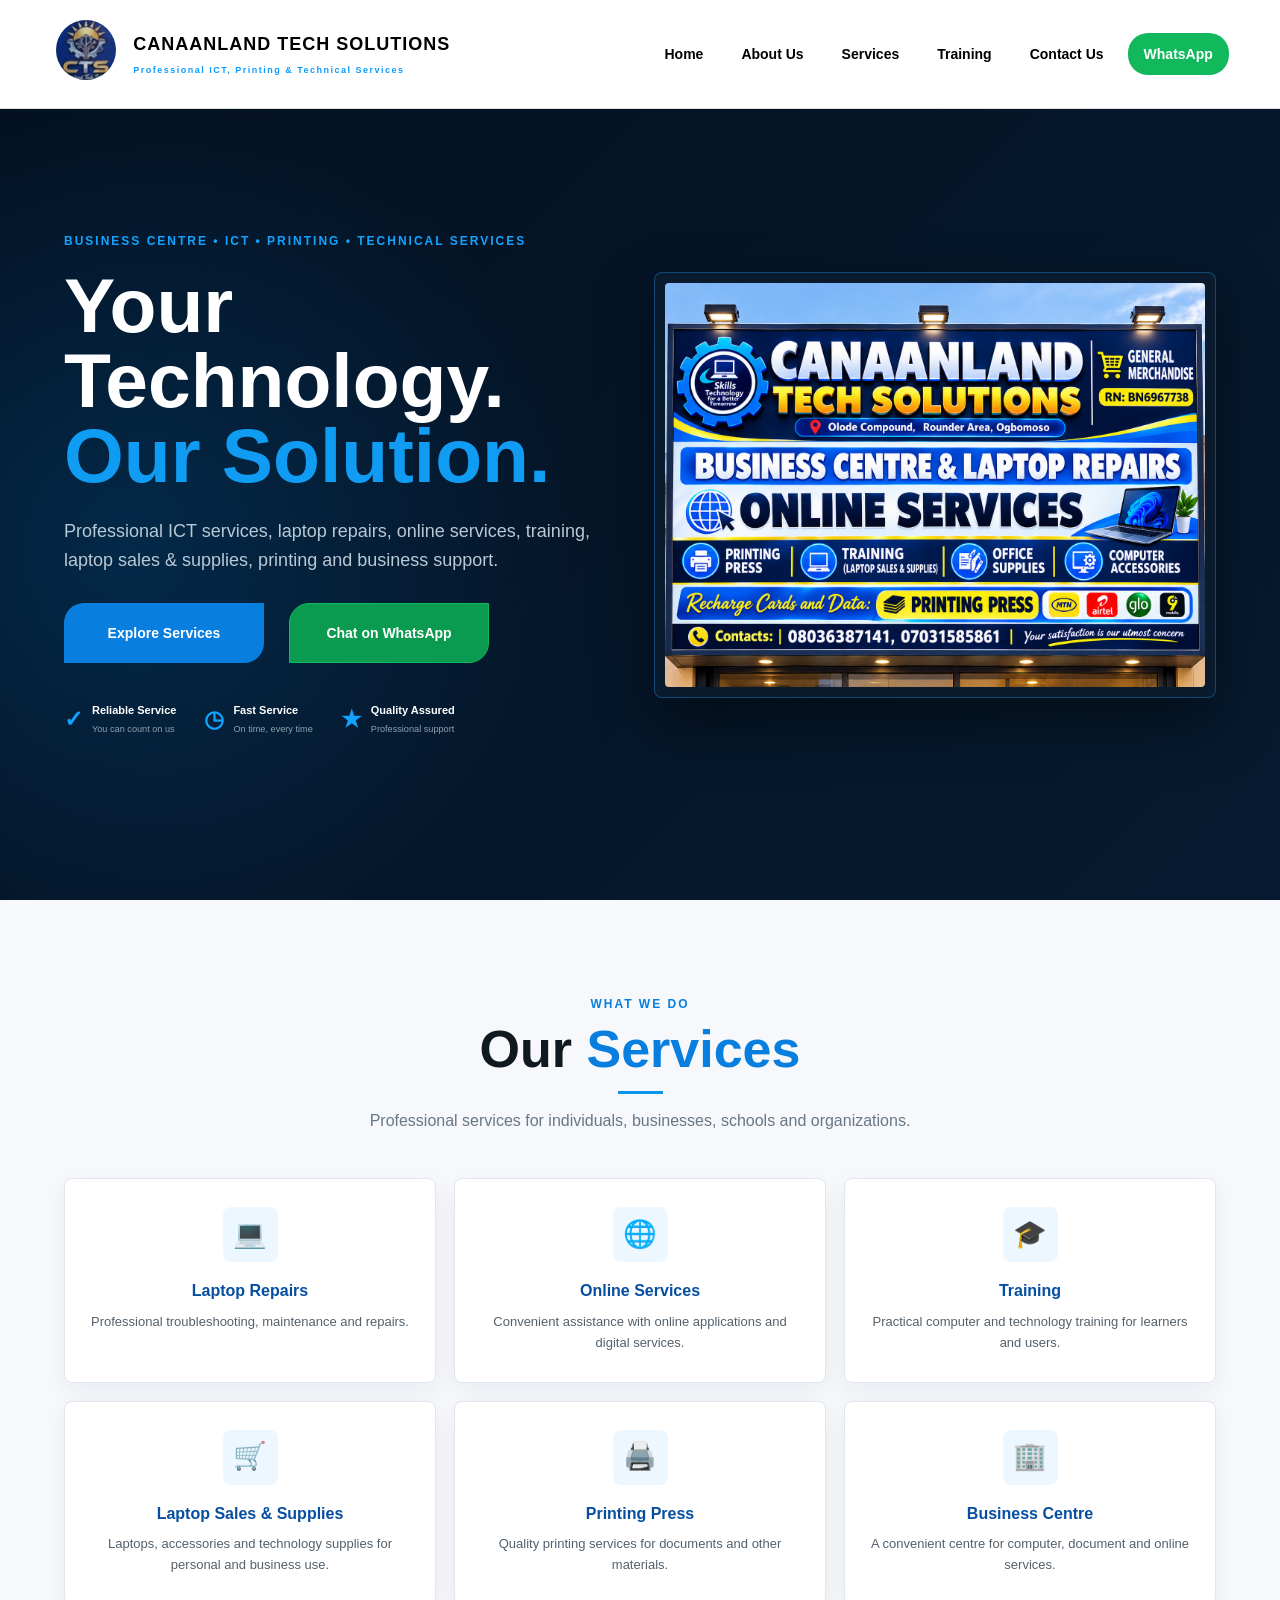
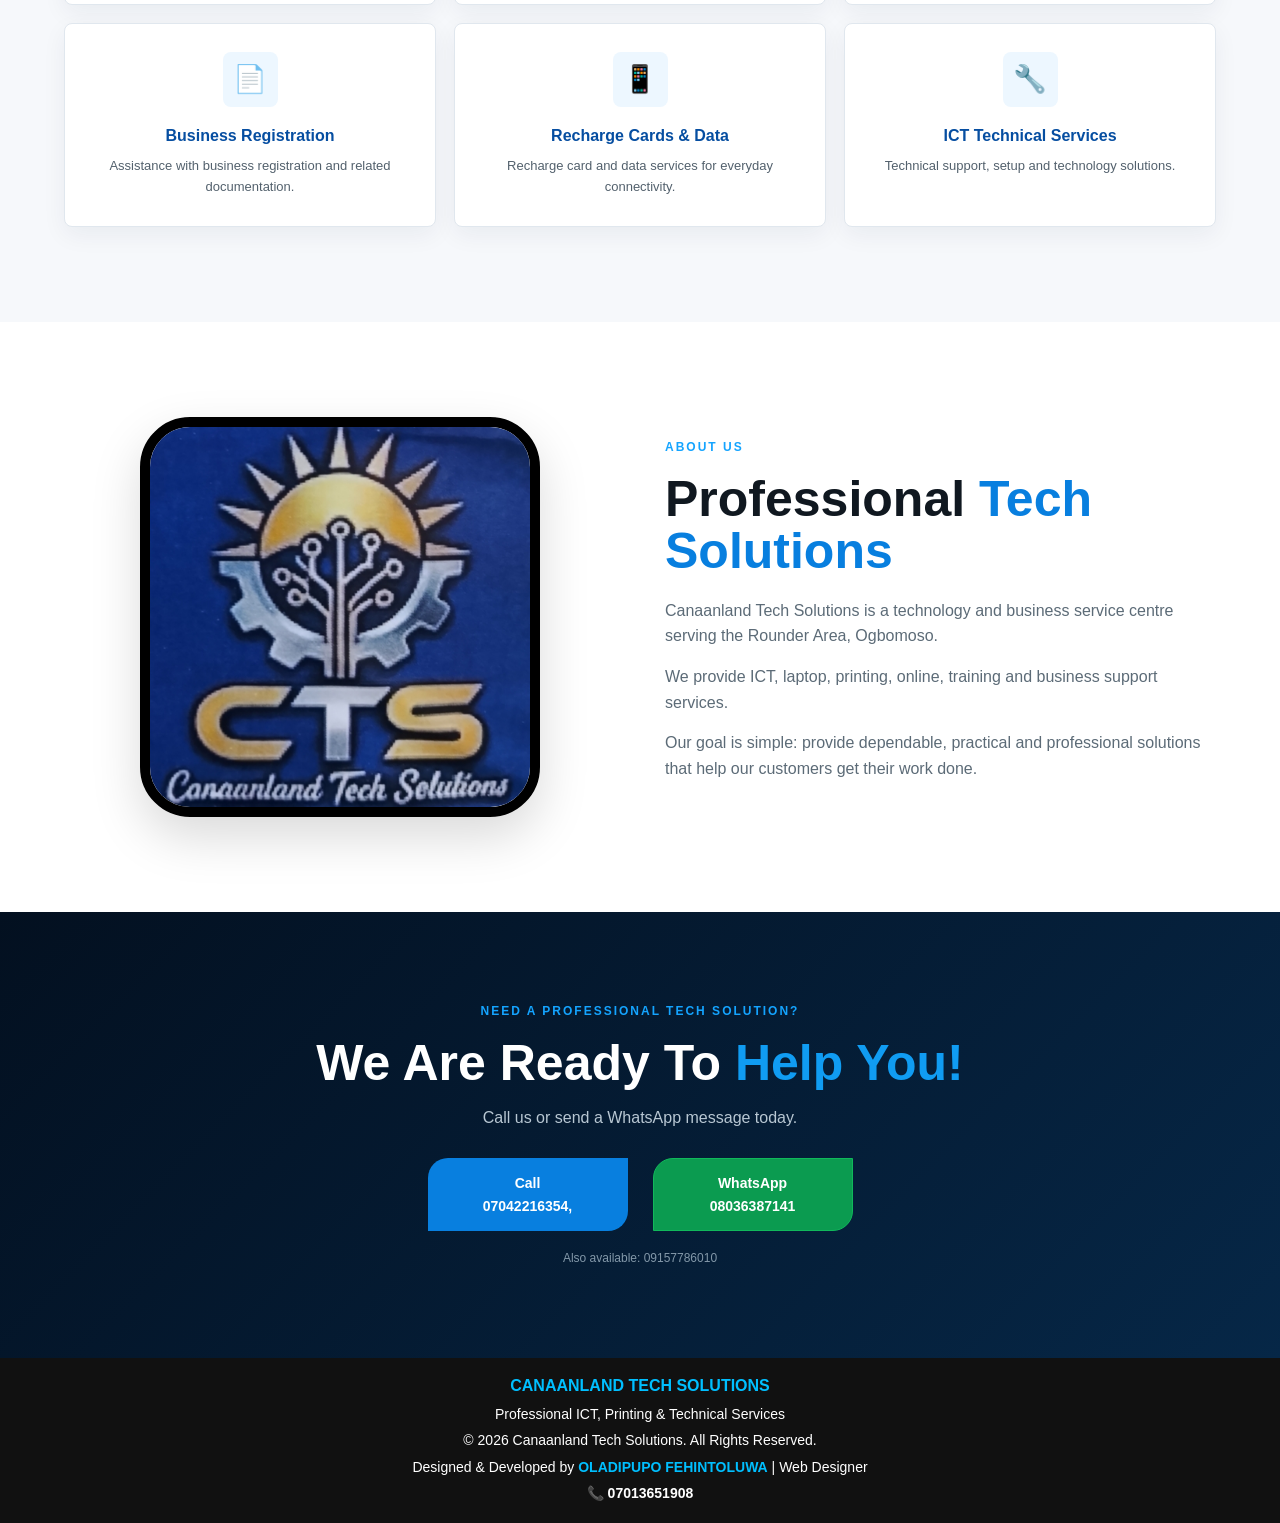
<file: index.html>
<!DOCTYPE html>
<html lang="en">

<head>
    <meta charset="UTF-8">

    <meta name="viewport" content="width=device-width, initial-scale=1.0">

    <meta name="description"
        content="Canaanland Tech Solutions - Business Centre, Laptop Repairs, Online Services, Training, Laptop Sales, Printing and Business Support.">

    <title>Canaanland Tech Solutions</title>

    <link rel="stylesheet" href="index2.css">
</head>

<body>

    <!-- ================= HEADER ================= -->
    <header class="header">

        <nav class="navbar">

            <!-- LOGO -->
            <a href="HOME.html" class="brand">

                <div class="brand-mark">
                    <img src="canaanland logo.jpg"
                        alt="Canaanland Tech Solutions logo">
                </div>

                <div class="brand-text">
                    <strong>CANAANLAND TECH SOLUTIONS</strong>

                    <span>
                        Professional ICT, Printing & Technical Services
                    </span>
                </div>

            </a>


            <!-- MOBILE MENU -->
            <input type="checkbox" id="menu-toggle">

            <label for="menu-toggle" class="hamburger">
                <span></span>
                <span></span>
                <span></span>
            </label>


            <!-- NAVIGATION -->
            <ul class="nav-links">

                <li>
                    <a href="HOME.html">Home</a>
                </li>

                <li>
                    <a href="ABOUT.html">About Us</a>
                </li>

                <li>
                    <a href="SERVICES.html">Services</a>
                </li>

                <li>
                    <a href="TRAINING.html">Training</a>
                </li>

                <li>
                    <a href="CONTACT.html">Contact Us</a>
                </li>

                <li>
                    <a class="nav-whatsapp"
                        href="https://wa.me/2348036387141"
                        target="_blank">
                        WhatsApp
                    </a>
                </li>

            </ul>

        </nav>

    </header>


    <!-- ================= MAIN ================= -->
    <main>


        <!-- ================= HERO ================= -->
        <section class="hero" id="home">

            <div class="hero-copy">

                <p class="eyebrow">
                    BUSINESS CENTRE • ICT • PRINTING • TECHNICAL SERVICES
                </p>

                <h1>
                    Your Technology.
                    <br>
                    <span>Our Solution.</span>
                </h1>

                <p class="lead">
                    Professional ICT services, laptop repairs,
                    online services, training, laptop sales &
                    supplies, printing and business support.
                </p>


                <!-- HERO BUTTONS -->
                <div class="hero-buttons">

                    <a href="#services" class="btn primary">
                        Explore Services
                    </a>

                    <a href="https://wa.me/2348036387141"
                        target="_blank"
                        class="btn whatsapp">
                        Chat on WhatsApp
                    </a>

                </div>


                <!-- TRUST FEATURES -->
                <div class="trust-row">

                    <div>
                        <b>✓</b>

                        <span>
                            Reliable Service

                            <small>
                                You can count on us
                            </small>
                        </span>
                    </div>


                    <div>
                        <b>◷</b>

                        <span>
                            Fast Service

                            <small>
                                On time, every time
                            </small>
                        </span>
                    </div>


                    <div>
                        <b>★</b>

                        <span>
                            Quality Assured

                            <small>
                                Professional support
                            </small>
                        </span>
                    </div>

                </div>

            </div>


            <!-- REAL SIGNBOARD -->
            <div class="signboard-wrap">

                <img src="canaanland signboard 2.png"
                    alt="Canaanland Tech Solutions actual signboard">

            </div>

        </section>



        <!-- ================= SERVICES ================= -->
        <section class="section services" id="services">

            <div class="section-title">

                <p>
                    WHAT WE DO
                </p>

                <h2>
                    Our
                    <span>Services</span>
                </h2>

                <div class="title-line"></div>

                <p>
                    Professional services for individuals,
                    businesses, schools and organizations.
                </p>

            </div>


            <div class="service-grid">


                <article class="card">

                    <i>💻</i>

                    <h3>
                        Laptop Repairs
                    </h3>

                    <p>
                        Professional troubleshooting,
                        maintenance and repairs.
                    </p>

                </article>


                <article class="card">

                    <i>🌐</i>

                    <h3>
                        Online Services
                    </h3>

                    <p>
                        Convenient assistance with online
                        applications and digital services.
                    </p>

                </article>


                <article class="card">

                    <i>🎓</i>

                    <h3>
                        Training
                    </h3>

                    <p>
                        Practical computer and technology
                        training for learners and users.
                    </p>

                </article>


                <article class="card">

                    <i>🛒</i>

                    <h3>
                        Laptop Sales & Supplies
                    </h3>

                    <p>
                        Laptops, accessories and technology
                        supplies for personal and business use.
                    </p>

                </article>


                <article class="card">

                    <i>🖨️</i>

                    <h3>
                        Printing Press
                    </h3>

                    <p>
                        Quality printing services for documents
                        and other materials.
                    </p>

                </article>


                <article class="card">

                    <i>🏢</i>

                    <h3>
                        Business Centre
                    </h3>

                    <p>
                        A convenient centre for computer,
                        document and online services.
                    </p>

                </article>


                <article class="card">

                    <i>📄</i>

                    <h3>
                        Business Registration
                    </h3>

                    <p>
                        Assistance with business registration
                        and related documentation.
                    </p>

                </article>


                <article class="card">

                    <i>📱</i>

                    <h3>
                        Recharge Cards & Data
                    </h3>

                    <p>
                        Recharge card and data services for
                        everyday connectivity.
                    </p>

                </article>


                <article class="card">

                    <i>🔧</i>

                    <h3>
                        ICT Technical Services
                    </h3>

                    <p>
                        Technical support, setup and
                        technology solutions.
                    </p>

                </article>

            </div>

        </section>



        <!-- ================= ABOUT ================= -->
        <section class="about section" id="about">

            <div class="about-image">

                <img src="canaanland logo.jpg"
                    alt="Canaanland Tech Solutions logo">

            </div>


            <div class="about-content">

                <p class="eyebrow">
                    ABOUT US
                </p>

                <h2>
                    Professional
                    <span>Tech Solutions</span>
                </h2>

                <p>
                    Canaanland Tech Solutions is a technology
                    and business service centre serving the
                    Rounder Area, Ogbomoso.
                </p>

                <p>
                    We provide ICT, laptop, printing, online,
                    training and business support services.
                </p>

                <p>
                    Our goal is simple: provide dependable,
                    practical and professional solutions that
                    help our customers get their work done.
                </p>

            </div>

        </section>



        <!-- ================= CONTACT / CTA ================= -->
        <section class="cta" id="contact">

            <p class="eyebrow">
                NEED A PROFESSIONAL TECH SOLUTION?
            </p>

            <h2>
                We Are Ready To
                <span>Help You!</span>
            </h2>

            <p>
                Call us or send a WhatsApp message today.
            </p>


            <div class="hero-buttons">

                <a href="tel:07042216354"
                    class="btn primary">
                    Call  <br>07042216354,
                </a>

                <a href="https://wa.me/2348036387141"
                    target="_blank"
                    class="btn whatsapp">
                    WhatsApp 08036387141
                </a>

            </div>


            <p class="small-contact">
                Also available:  09157786010
            </p>

        </section>

    </main>



    <!-- ================= FOOTER ================= -->
    <footer>

        <strong>
            CANAANLAND TECH SOLUTIONS
        </strong>

        <p>
            Professional ICT, Printing & Technical Services
        </p>

        <p>
            © 2026 Canaanland Tech Solutions.
            All Rights Reserved.
        </p>

        <p>
            Designed & Developed by
            <strong>OLADIPUPO FEHINTOLUWA</strong>
            | Web Designer
        </p>

        <p>
            📞
            <a href="tel:07013651908">
                07013651908
            </a>
        </p>

    </footer>


</body>
</html>
</file>
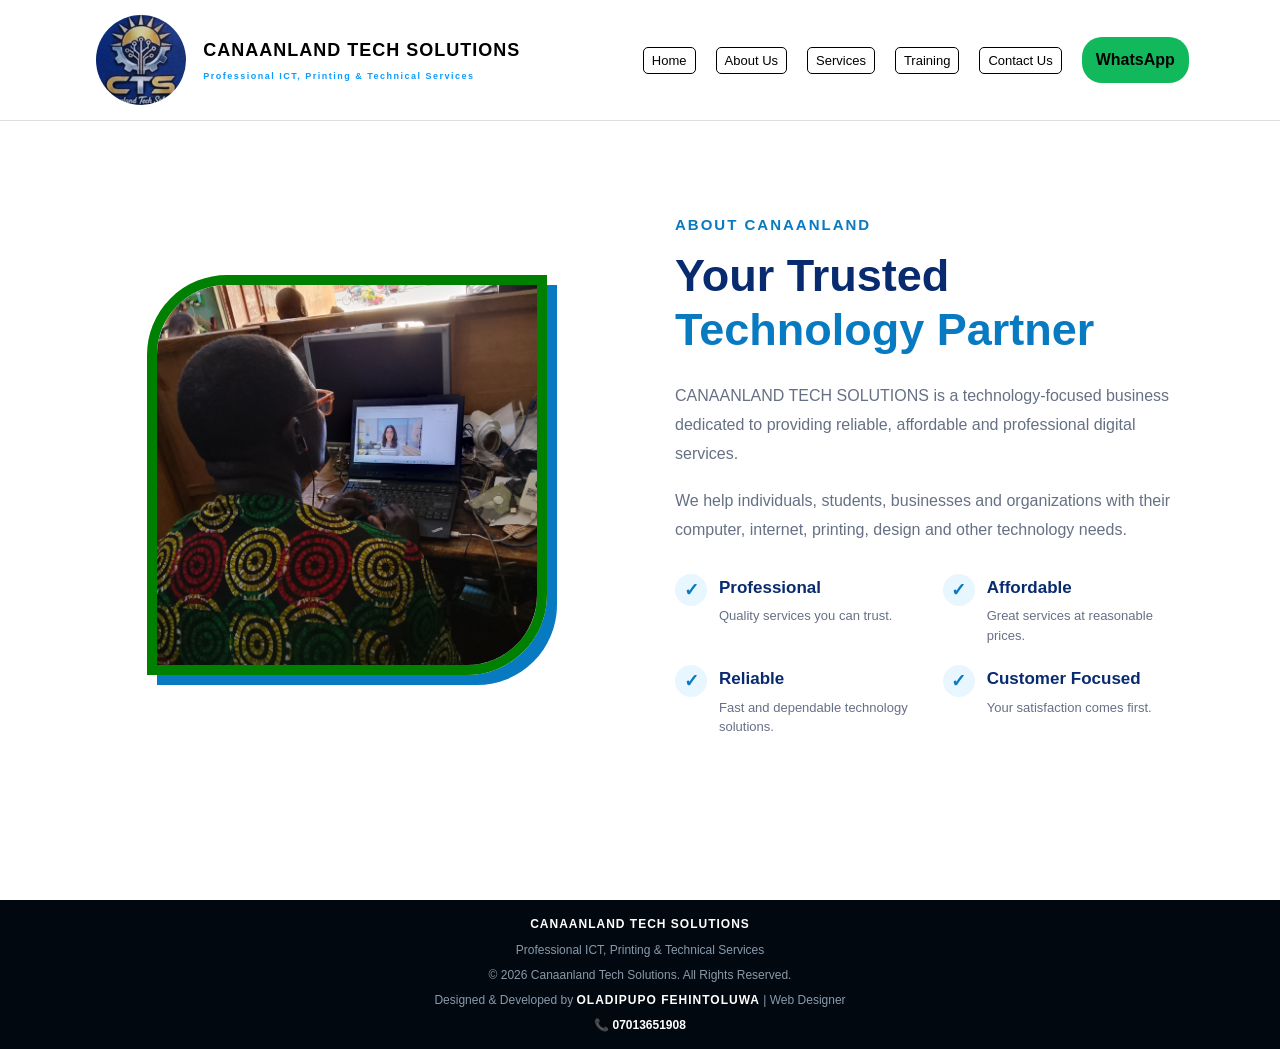
<file: ABOUT.html>
<!DOCTYPE html>
<html lang="en">

<head>
    <meta charset="UTF-8">

    <meta name="viewport" content="width=device-width, initial-scale=1.0">

    <meta name="description"
        content="Canaanland Tech Solutions - Business Centre, Laptop Repairs, Online Services, Training, Laptop Sales, Printing and Business Support.">

    <title>Canaanland About Page</title>

    <link rel="stylesheet" href="about2.css">
</head>

<body>

    <!-- ================= HEADER ================= -->

    <header class="header">

        <nav class="navbar">

            <!-- LOGO -->

            <a href="HOME.html" class="brand">

                <div class="brand-mark">

                    <img src="canaanland logo.jpg"
                        alt="Canaanland Tech Solutions Logo">

                </div>

                <div class="brand-text">

                    <strong>
                        CANAANLAND TECH SOLUTIONS
                    </strong>

                    <span>
                        Professional ICT, Printing & Technical Services
                    </span>

                </div>

            </a>


            <!-- MOBILE MENU -->

            <input type="checkbox" id="menu-toggle">

            <label for="menu-toggle" class="hamburger">

                <span></span>
                <span></span>
                <span></span>

            </label>


            <!-- NAVIGATION -->

            <ul class="nav-links">

                <li>
                    <a href="HOME.html">
                        <button type="button">Home</button>
                    </a>
                </li>

                <li>
                    <a href="ABOUT.html">
                        <button type="button">About Us</button>
                    </a>
                </li>

                <li>
                    <a href="SERVICES.html">
                        <button type="button">Services</button>
                    </a>
                </li>

                <li>
                    <a href="TRAINING.html">
                        <button type="button">Training</button>
                    </a>
                </li>

                <li>
                    <a href="CONTACT.html">
                        <button type="button">Contact Us</button>
                    </a>
                </li>

                <li>
                    <a class="nav-whatsapp"
                        href="https://wa.me/2348036387141"
                        target="_blank">
                        WhatsApp
                    </a>
                </li>

            </ul>

        </nav>

    </header>


    <!-- ================= ABOUT SECTION ================= -->

    <main>

        <section id="about" class="about">

            <div class="about-container">


                <!-- ABOUT IMAGE -->

                <div class="about-image">

                    <img src="boss man.jpg"
                        alt="Canaanland Tech Solutions">

                </div>


                <!-- ABOUT CONTENT -->

                <div class="about-content">

                    <p class="about-subtitle">
                        ABOUT CANAANLAND
                    </p>


                    <h1>

                        Your Trusted

                        <span>
                            Technology Partner
                        </span>

                    </h1>


                    <p class="about-text">

                        CANAANLAND TECH SOLUTIONS is a
                        technology-focused business dedicated
                        to providing reliable, affordable and
                        professional digital services.

                    </p>


                    <p class="about-text">

                        We help individuals, students,
                        businesses and organizations with
                        their computer, internet, printing,
                        design and other technology needs.

                    </p>


                    <!-- FEATURES -->

                    <div class="about-features">


                        <!-- PROFESSIONAL -->

                        <div class="about-feature">

                            <div class="feature-icon">
                                ✓
                            </div>

                            <div>

                                <h3>
                                    Professional
                                </h3>

                                <p>
                                    Quality services
                                    you can trust.
                                </p>

                            </div>

                        </div>


                        <!-- AFFORDABLE -->

                        <div class="about-feature">

                            <div class="feature-icon">
                                ✓
                            </div>

                            <div>

                                <h3>
                                    Affordable
                                </h3>

                                <p>
                                    Great services
                                    at reasonable prices.
                                </p>

                            </div>

                        </div>


                        <!-- RELIABLE -->

                        <div class="about-feature">

                            <div class="feature-icon">
                                ✓
                            </div>

                            <div>

                                <h3>
                                    Reliable
                                </h3>

                                <p>
                                    Fast and dependable
                                    technology solutions.
                                </p>

                            </div>

                        </div>


                        <!-- CUSTOMER FOCUSED -->

                        <div class="about-feature">

                            <div class="feature-icon">
                                ✓
                            </div>

                            <div>

                                <h3>
                                    Customer Focused
                                </h3>

                                <p>
                                    Your satisfaction
                                    comes first.
                                </p>

                            </div>

                        </div>


                    </div>

                </div>

            </div>

        </section>

    </main>


    <!-- ================= FOOTER ================= -->

    <footer>

        <strong>
            CANAANLAND TECH SOLUTIONS
        </strong>

        <p>
            Professional ICT, Printing & Technical Services
        </p>

        <p>
            © 2026 Canaanland Tech Solutions.
            All Rights Reserved.
        </p>

        <p>
            Designed & Developed by
            <strong>OLADIPUPO FEHINTOLUWA</strong>
            | Web Designer
        </p>

        <p>
            📞
            <a href="tel:07013651908">
                07013651908
            </a>
        </p>

    </footer>

</body>

</html>
</file>
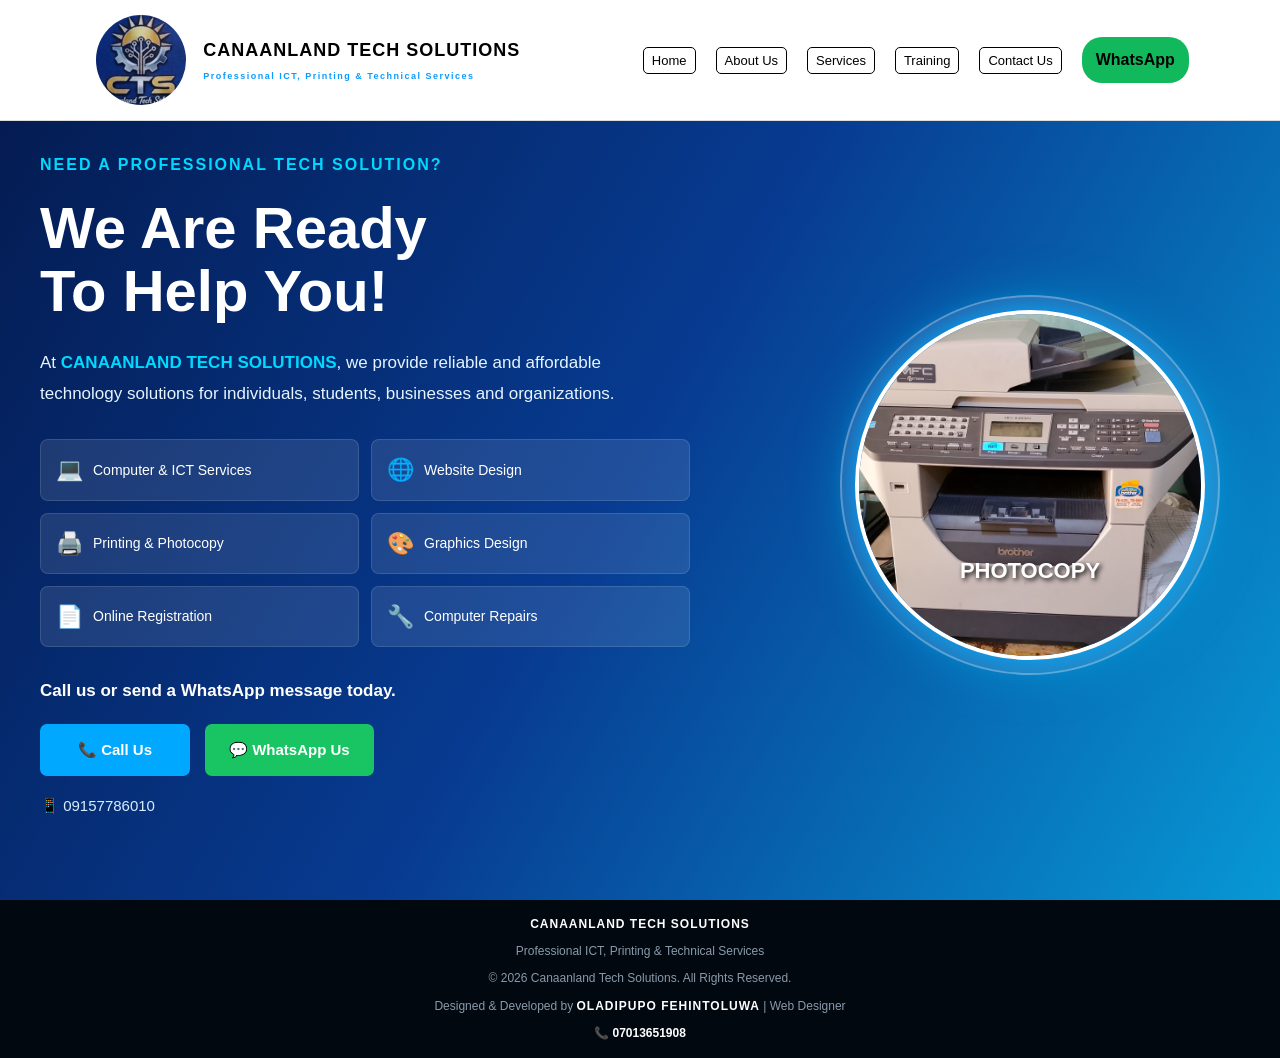
<file: HOME.html>
<!DOCTYPE html>
<html lang="en">
<head>
    <meta charset="UTF-8">
    <meta name="viewport" content="width=device-width, initial-scale=1.0">

    <meta name="description"
          content="Canaanland Tech Solutions - Business Centre, Laptop Repairs, Online Services, Training, Laptop Sales, Printing and Business Support.">

    <title>Canaanland Home Page</title>

    <link rel="stylesheet" href="HOME2.css">

    <!-- Load the first visible slider image immediately -->
    <link rel="preload" as="image" href="black photocopy.jpg">
</head>

<body>

<header class="header">

    <nav class="navbar">

        <!-- LOGO + BUSINESS NAME -->
        <a href="HOME.html" class="brand">

            <div class="brand-mark">
                <img src="canaanland logo.jpg"
                     alt="Canaanland Tech Solutions Logo"
                     fetchpriority="high">
            </div>

            <div class="brand-text">
                <strong>CANAANLAND TECH SOLUTIONS</strong>
                <span>Professional ICT, Printing & Technical Services</span>
            </div>

        </a>


        <!-- MOBILE MENU BUTTON -->
        <input type="checkbox" id="menu-toggle">

        <label for="menu-toggle" class="hamburger">
            <span></span>
            <span></span>
            <span></span>
        </label>


        <!-- NAVIGATION -->
        <ul class="nav-links">

            <li>
                <a href="HOME.html">
                    <button type="button">Home</button>
                </a>
            </li>

            <li>
                <a href="ABOUT.html">
                    <button type="button">About Us</button>
                </a>
            </li>

            <li>
                <a href="SERVICES.html">
                    <button type="button">Services</button>
                </a>
            </li>

            <li>
                <a href="TRAINING.html">
                    <button type="button">Training</button>
                </a>
            </li>

            <li>
                <a href="CONTACT.html">
                    <button type="button">Contact Us</button>
                </a>
            </li>

            <li>
                <a class="nav-whatsapp"
                   href="https://wa.me/2348036387141"
                   target="_blank">
                    WhatsApp
                </a>
            </li>

        </ul>

    </nav>

</header>


<main>

<section id="home" class="home">

    <div class="home-container">


        <!-- LEFT SIDE -->
        <div class="home-text">

            <p class="home-subtitle">
                NEED A PROFESSIONAL TECH SOLUTION?
            </p>

            <h1>
                We Are Ready<br>
                To Help You!
            </h1>

            <p class="home-description">

                At <strong>CANAANLAND TECH SOLUTIONS</strong>,
                we provide reliable and affordable
                technology solutions for individuals,
                students, businesses and organizations.

            </p>


            <!-- SERVICES -->
            <div class="home-services">

                <div class="service-item">
                    <span>💻</span>
                    <p>Computer & ICT Services</p>
                </div>

                <div class="service-item">
                    <span>🌐</span>
                    <p>Website Design</p>
                </div>

                <div class="service-item">
                    <span>🖨️</span>
                    <p>Printing & Photocopy</p>
                </div>

                <div class="service-item">
                    <span>🎨</span>
                    <p>Graphics Design</p>
                </div>

                <div class="service-item">
                    <span>📄</span>
                    <p>Online Registration</p>
                </div>

                <div class="service-item">
                    <span>🔧</span>
                    <p>Computer Repairs</p>
                </div>

            </div>


            <p class="home-contact-text">
                Call us or send a WhatsApp message today.
            </p>


            <!-- BUTTONS -->
            <div class="home-buttons">

                <a href="tel:07042216354"
                   class="call-button">
                    📞 Call Us
                </a>

                <a href="https://wa.me/2348036387141"
                   target="_blank"
                   class="whatsapp-button">
                    💬 WhatsApp Us
                </a>

            </div>


            <p class="home-number">
                📱 09157786010
            </p>

        </div>



        <!-- RIGHT SIDE IMAGE SLIDER -->
        <div class="home-image">

            <div class="image-circle">

                <div class="slider">

                    <div class="slides">


                        <div class="slide">
                            <img src="black photocopy.jpg"
                                 alt="Black photocopy"
                                 fetchpriority="high">
                            <h2>PHOTOCOPY</h2>
                        </div>


                        <div class="slide">
                            <img src="colour printer.jpg"
                                 alt="Colour printing"
                                 loading="lazy">
                            <h2>COLOUR PRINTING</h2>
                        </div>


                        <div class="slide">
                            <img src="id card printer.jpg"
                                 alt="ID card printing"
                                 loading="lazy">
                            <h2>ID CARD PRINTING</h2>
                        </div>


                        <div class="slide">
                            <img src="coding 1.png"
                                 alt="Web design"
                                 loading="lazy">
                            <h2>WEB DESIGN</h2>
                        </div>


                        <div class="slide">
                            <img src="coding 2.jpg"
                                 alt="Website design codes"
                                 loading="lazy">
                            <h2>WEBSITE DESIGN CODES</h2>
                        </div>


                        <div class="slide">
                            <img src="coding 3.jpg"
                                 alt="Website design class"
                                 loading="lazy">
                            <h2>WEBSITE DESIGN CLASS</h2>
                        </div>


                        <div class="slide">
                            <img src="boss man.jpg"
                                 alt="Online services"
                                 loading="lazy">
                            <h2>ONLINE SERVICES</h2>
                        </div>


                        <div class="slide">
                            <img src="training 1.jpg"
                                 alt="Typesetting"
                                 loading="lazy">
                            <h2>TYPESETTING</h2>
                        </div>


                        <div class="slide">
                            <img src="training 2.jpg"
                                 alt="Training in progress"
                                 loading="lazy">
                            <h2>TRAINING IN PROGRESS</h2>
                        </div>


                        <div class="slide">
                            <img src="computer.png"
                                 alt="Laptop repair"
                                 loading="lazy">
                            <h2>REPAIRING OF LAPTOPS</h2>
                        </div>


                    </div>

                </div>

            </div>

        </div>

    </div>

</section>

</main>


<!-- FOOTER -->
<footer>

    <strong>CANAANLAND TECH SOLUTIONS</strong>

    <p>
        Professional ICT, Printing & Technical Services
    </p>

    <p>
        © 2026 Canaanland Tech Solutions.
        All Rights Reserved.
    </p>

    <p>
        Designed & Developed by
        <strong>OLADIPUPO FEHINTOLUWA</strong>
        | Web Designer
    </p>

    <p>
        📞
        <a href="tel:07013651908">
            07013651908
        </a>
    </p>

</footer>

</body>
</html>
</file>
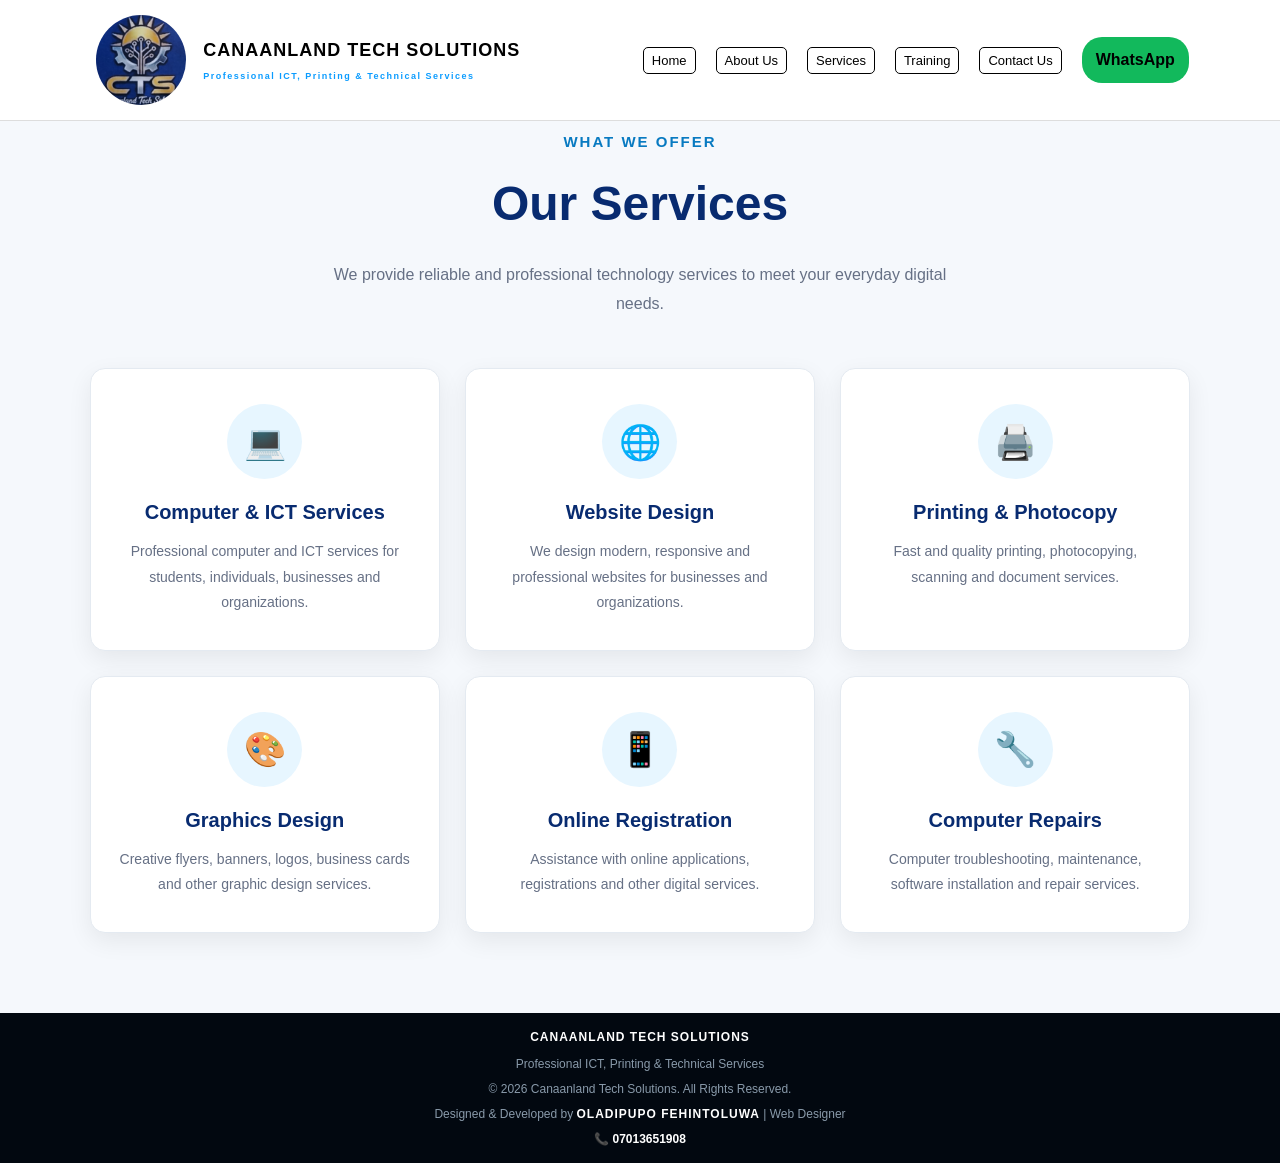
<file: SERVICES.html>
<!DOCTYPE html>
<html lang="en">

<head>
    <meta charset="UTF-8">

    <meta name="viewport" content="width=device-width, initial-scale=1.0">

    <meta name="description"
        content="Canaanland Tech Solutions - Business Centre, Laptop Repairs, Online Services, Training, Laptop Sales, Printing and Business Support.">

    <title>Canaanland Services Page</title>

    <link rel="stylesheet" href="services2.css">
</head>

<body>

    <!-- ================= HEADER ================= -->

    <header class="header">

        <nav class="navbar">

            <!-- LOGO -->

            <a href="HOME.html" class="brand">

                <div class="brand-mark">

                    <img src="canaanland logo.jpg"
                        alt="Canaanland Tech Solutions Logo">

                </div>

                <div class="brand-text">

                    <strong>
                        CANAANLAND TECH SOLUTIONS
                    </strong>

                    <span>
                        Professional ICT, Printing & Technical Services
                    </span>

                </div>

            </a>


            <!-- MOBILE MENU -->

            <input type="checkbox" id="menu-toggle">

            <label for="menu-toggle" class="hamburger">

                <span></span>
                <span></span>
                <span></span>

            </label>


            <!-- NAVIGATION -->

            <ul class="nav-links">

                <li>
                    <a href="HOME.html">
                        <button type="button">Home</button>
                    </a>
                </li>

                <li>
                    <a href="ABOUT.html">
                        <button type="button">About Us</button>
                    </a>
                </li>

                <li>
                    <a href="SERVICES.html">
                        <button type="button">Services</button>
                    </a>
                </li>

                <li>
                    <a href="TRAINING.html">
                        <button type="button">Training</button>
                    </a>
                </li>

                <li>
                    <a href="CONTACT.html">
                        <button type="button">Contact Us</button>
                    </a>
                </li>

                <li>
                    <a class="nav-whatsapp"
                        href="https://wa.me/2348036387141"
                        target="_blank">
                        WhatsApp
                    </a>
                </li>

            </ul>

        </nav>

    </header>


    <!-- ================= SERVICES SECTION ================= -->

    <main>

        <section id="services" class="services">

            <div class="services-container">


                <!-- SECTION TITLE -->

                <p class="services-subtitle">
                    WHAT WE OFFER
                </p>


                <h1>
                    Our Services
                </h1>


                <p class="services-intro">

                    We provide reliable and professional
                    technology services to meet your
                    everyday digital needs.

                </p>


                <!-- ================= SERVICE CARDS ================= -->

                <div class="service-grid">


                    <!-- COMPUTER & ICT -->

                    <div class="service-card">

                        <div class="service-icon">
                            💻
                        </div>

                        <h2>
                            Computer & ICT Services
                        </h2>

                        <p>
                            Professional computer and ICT
                            services for students,
                            individuals, businesses and
                            organizations.
                        </p>

                    </div>


                    <!-- WEBSITE DESIGN -->

                    <div class="service-card">

                        <div class="service-icon">
                            🌐
                        </div>

                        <h2>
                            Website Design
                        </h2>

                        <p>
                            We design modern, responsive
                            and professional websites for
                            businesses and organizations.
                        </p>

                    </div>


                    <!-- PRINTING -->

                    <div class="service-card">

                        <div class="service-icon">
                            🖨️
                        </div>

                        <h2>
                            Printing & Photocopy
                        </h2>

                        <p>
                            Fast and quality printing,
                            photocopying, scanning and
                            document services.
                        </p>

                    </div>


                    <!-- GRAPHICS DESIGN -->

                    <div class="service-card">

                        <div class="service-icon">
                            🎨
                        </div>

                        <h2>
                            Graphics Design
                        </h2>

                        <p>
                            Creative flyers, banners,
                            logos, business cards and
                            other graphic design services.
                        </p>

                    </div>


                    <!-- ONLINE REGISTRATION -->

                    <div class="service-card">

                        <div class="service-icon">
                            📱
                        </div>

                        <h2>
                            Online Registration
                        </h2>

                        <p>
                            Assistance with online
                            applications, registrations
                            and other digital services.
                        </p>

                    </div>


                    <!-- COMPUTER REPAIRS -->

                    <div class="service-card">

                        <div class="service-icon">
                            🔧
                        </div>

                        <h2>
                            Computer Repairs
                        </h2>

                        <p>
                            Computer troubleshooting,
                            maintenance, software
                            installation and repair
                            services.
                        </p>

                    </div>


                </div>

            </div>

        </section>

    </main>


    <!-- ================= FOOTER ================= -->

    <footer>

        <strong>
            CANAANLAND TECH SOLUTIONS
        </strong>

        <p>
            Professional ICT, Printing & Technical Services
        </p>

        <p>
            © 2026 Canaanland Tech Solutions.
            All Rights Reserved.
        </p>

        <p>
            Designed & Developed by
            <strong>OLADIPUPO FEHINTOLUWA</strong>
            | Web Designer
        </p>

        <p>
            📞
            <a href="tel:07013651908">
                07013651908
            </a>
        </p>

    </footer>

</body>

</html>
</file>
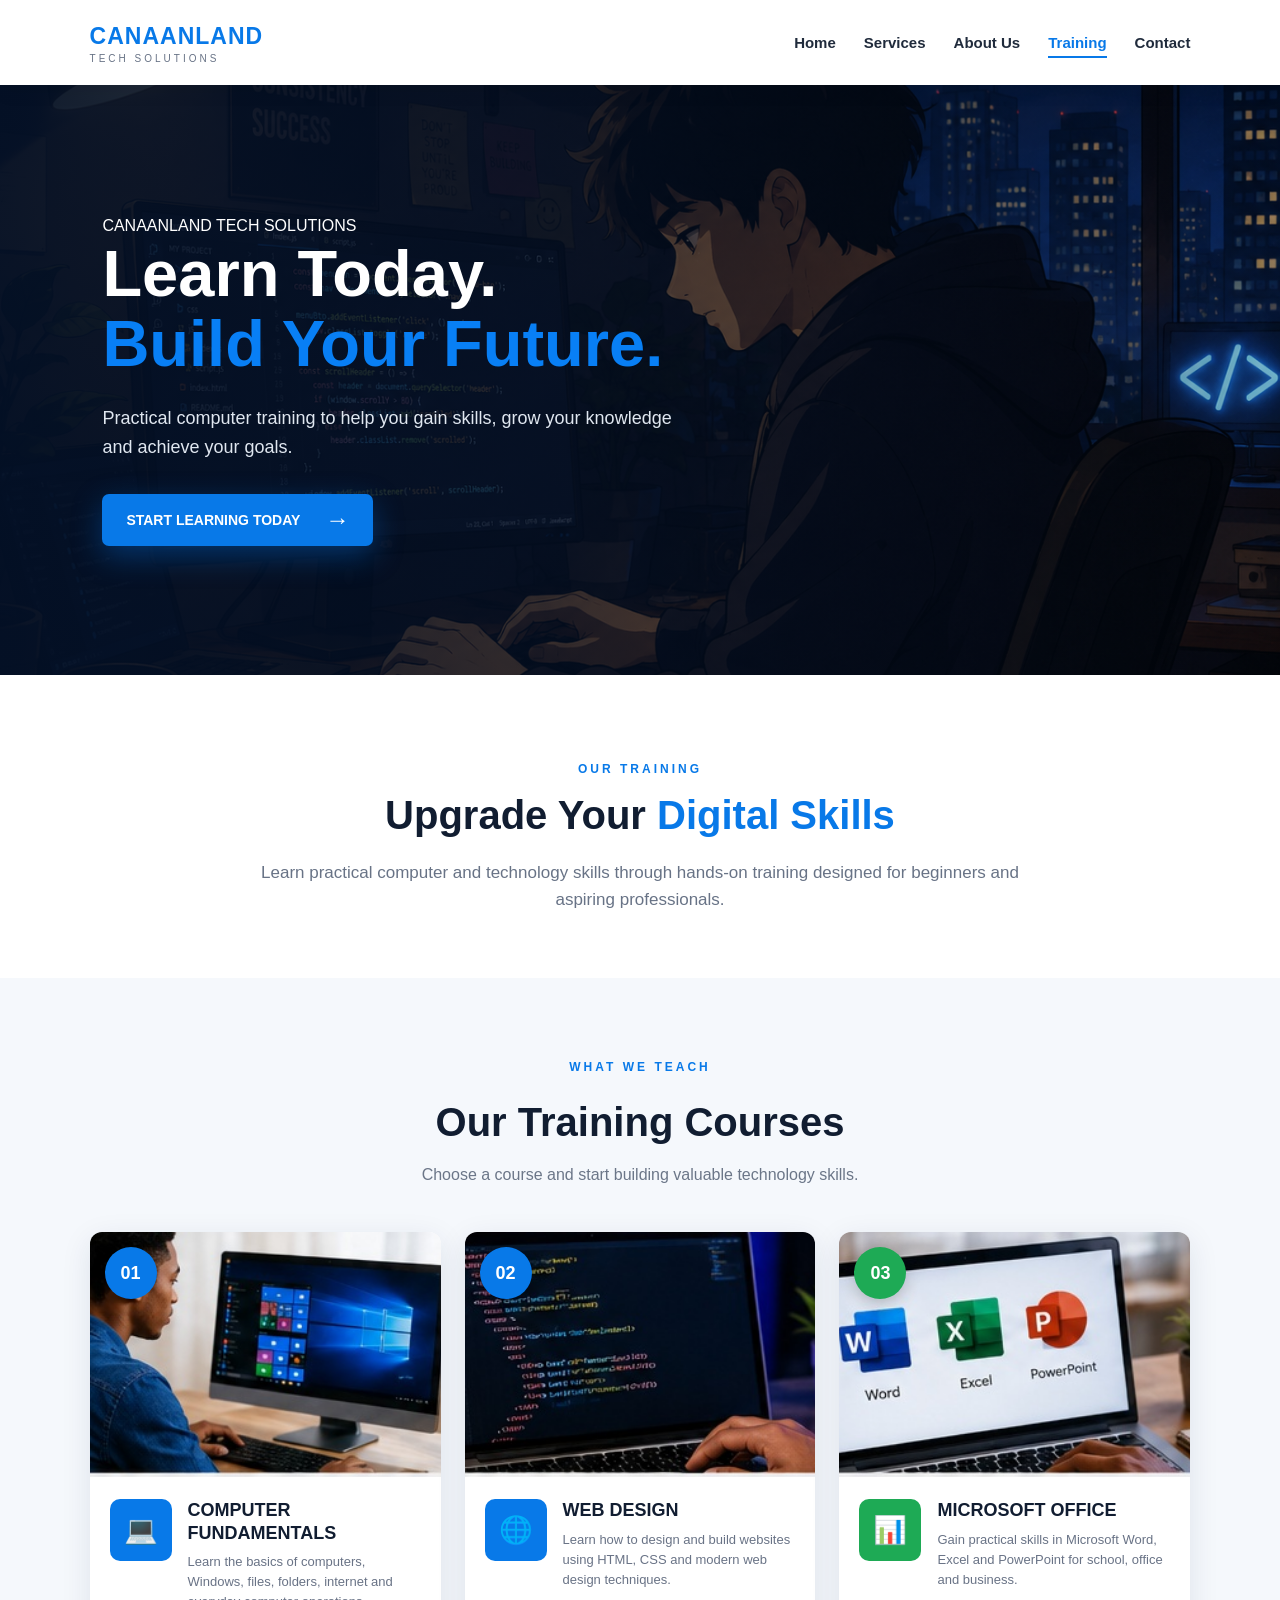
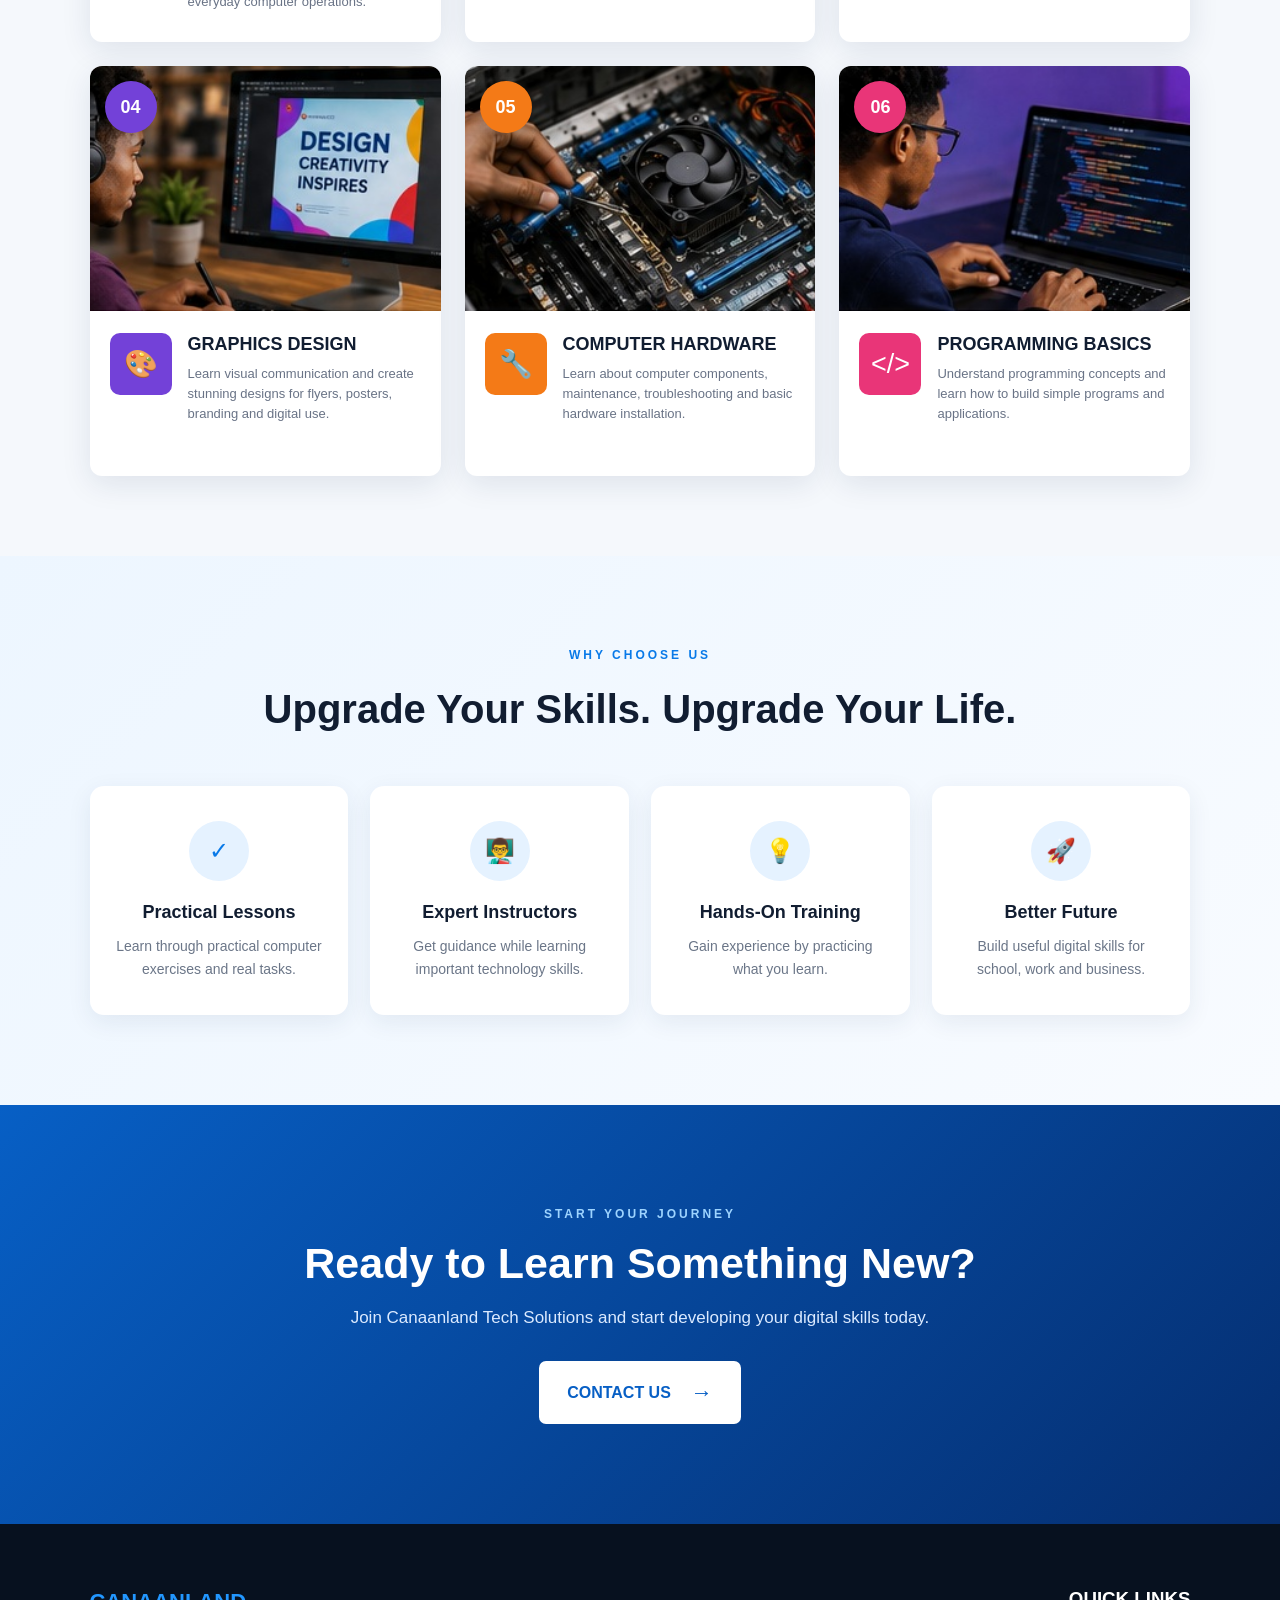
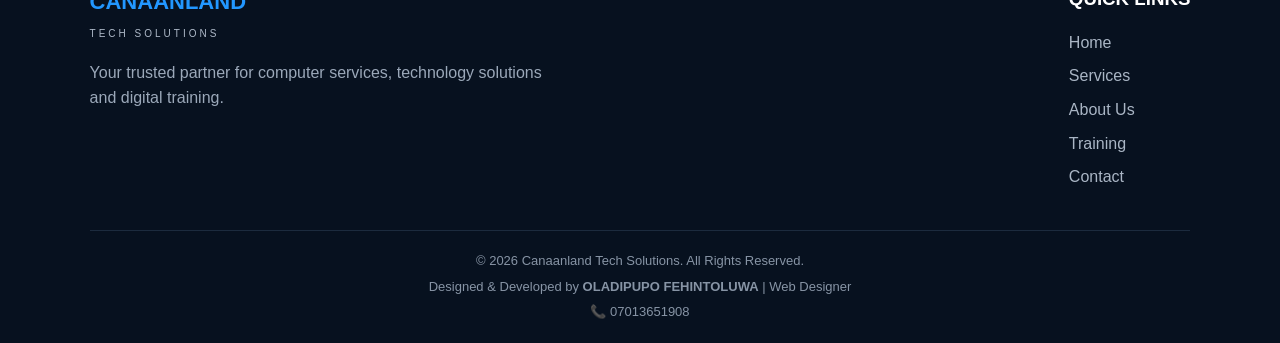
<file: TRAINING.html>
<!DOCTYPE html>
<html lang="en">

<head>
    <meta charset="UTF-8">
    <meta name="viewport" content="width=device-width, initial-scale=1.0">

    <title>Training | Canaanland Tech Solutions</title>

    <link rel="stylesheet" href="training2.css">
</head>

<body>

    <!-- ================= HEADER ================= -->

    <header class="header">

        <div class="logo">
            <h2>CANAANLAND</h2>
            <span>TECH SOLUTIONS</span>
        </div>

        <nav>
            <ul>

                <li>
                    <a href="HOME.html">Home</a>
                </li>

                <li>
                    <a href="SERVICES.html">Services</a>
                </li>

                <li>
                    <a href="ABOUT.html">About Us</a>
                </li>

                <li>
                    <a href="TRAINING.html" class="active">
                        Training
                    </a>
                </li>

                <li>
                    <a href="CONTACT.html">Contact</a>
                </li>

            </ul>
        </nav>

    </header>


    <!-- ================= TRAINING HERO ================= -->

    <section class="training-hero">

        <div class="hero-content">

            <p class="hero-small">
                CANAANLAND TECH SOLUTIONS
            </p>

            <h1>
                Learn Today.
                <span>Build Your Future.</span>
            </h1>

            <p class="hero-description">
                Practical computer training to help you
                gain skills, grow your knowledge and
                achieve your goals.
            </p>

            <a href="enroll.html" class="hero-button">
                START LEARNING TODAY
                <span>→</span>
            </a>

        </div>

    </section>


    <!-- ================= INTRODUCTION ================= -->

    <section class="intro">

        <div class="intro-content">

            <p class="section-label">
                OUR TRAINING
            </p>

            <h2>
                Upgrade Your
                <span>Digital Skills</span>
            </h2>

            <p>
                Learn practical computer and technology
                skills through hands-on training designed
                for beginners and aspiring professionals.
            </p>

        </div>

    </section>


    <!-- ================= COURSES ================= -->

    <section class="courses" id="courses">

        <div class="section-heading">

            <p class="section-label">
                WHAT WE TEACH
            </p>

            <h2>
                Our Training Courses
            </h2>

            <p>
                Choose a course and start building
                valuable technology skills.
            </p>

        </div>


        <!-- COURSE GRID -->

        <div class="course-grid">


            <!-- ========== COURSE 1 ========== -->

            <div class="course-card">

                <div class="course-image">

                    <img
                        src="computer-fundamentals.jpg"
                        alt="Computer Fundamentals"
                    >

                    <div class="course-number">
                        01
                    </div>

                </div>


                <div class="course-info">

                    <div class="course-icon blue">
                        💻
                    </div>

                    <div class="course-text">

                        <h3>
                            COMPUTER FUNDAMENTALS
                        </h3>

                        <p>
                            Learn the basics of computers,
                            Windows, files, folders, internet
                            and everyday computer operations.
                        </p>

                    </div>

                </div>

            </div>


            <!-- ========== COURSE 2 ========== -->

            <div class="course-card">

                <div class="course-image">

                    <img
                        src="web-design.jpg"
                        alt="Web Design"
                    >

                    <div class="course-number">
                        02
                    </div>

                </div>


                <div class="course-info">

                    <div class="course-icon blue">
                        🌐
                    </div>

                    <div class="course-text">

                        <h3>
                            WEB DESIGN
                        </h3>

                        <p>
                            Learn how to design and build
                            websites using HTML, CSS and
                            modern web design techniques.
                        </p>

                    </div>

                </div>

            </div>


            <!-- ========== COURSE 3 ========== -->

            <div class="course-card">

                <div class="course-image">

                    <img
                        src="microsoft-office.jpg"
                        alt="Microsoft Office"
                    >

                    <div class="course-number green">
                        03
                    </div>

                </div>


                <div class="course-info">

                    <div class="course-icon green">
                        📊
                    </div>

                    <div class="course-text">

                        <h3>
                            MICROSOFT OFFICE
                        </h3>

                        <p>
                            Gain practical skills in Microsoft
                            Word, Excel and PowerPoint for
                            school, office and business.
                        </p>

                    </div>

                </div>

            </div>


            <!-- ========== COURSE 4 ========== -->

            <div class="course-card">

                <div class="course-image">

                    <img
                        src="graphics-design.jpg"
                        alt="Graphics Design"
                    >

                    <div class="course-number purple">
                        04
                    </div>

                </div>


                <div class="course-info">

                    <div class="course-icon purple">
                        🎨
                    </div>

                    <div class="course-text">

                        <h3>
                            GRAPHICS DESIGN
                        </h3>

                        <p>
                            Learn visual communication and
                            create stunning designs for flyers,
                            posters, branding and digital use.
                        </p>

                    </div>

                </div>

            </div>


            <!-- ========== COURSE 5 ========== -->

            <div class="course-card">

                <div class="course-image">

                    <img
                        src="computer-hardware.jpg"
                        alt="Computer Hardware"
                    >

                    <div class="course-number orange">
                        05
                    </div>

                </div>


                <div class="course-info">

                    <div class="course-icon orange">
                        🔧
                    </div>

                    <div class="course-text">

                        <h3>
                            COMPUTER HARDWARE
                        </h3>

                        <p>
                            Learn about computer components,
                            maintenance, troubleshooting and
                            basic hardware installation.
                        </p>

                    </div>

                </div>

            </div>


            <!-- ========== COURSE 6 ========== -->

            <div class="course-card">

                <div class="course-image">

                    <img
                        src="programming.jpg"
                        alt="Programming Basics"
                    >

                    <div class="course-number pink">
                        06
                    </div>

                </div>


                <div class="course-info">

                    <div class="course-icon pink">
                        &lt;/&gt;
                    </div>

                    <div class="course-text">

                        <h3>
                            PROGRAMMING BASICS
                        </h3>

                        <p>
                            Understand programming concepts
                            and learn how to build simple
                            programs and applications.
                        </p>

                    </div>

                </div>

            </div>


        </div>

    </section>


    <!-- ================= WHY TRAIN WITH US ================= -->

    <section class="why-us">

        <div class="section-heading">

            <p class="section-label">
                WHY CHOOSE US
            </p>

            <h2>
                Upgrade Your Skills.
                <span>Upgrade Your Life.</span>
            </h2>

        </div>


        <div class="benefits">


            <div class="benefit">

                <div class="benefit-icon">
                    ✓
                </div>

                <h3>
                    Practical Lessons
                </h3>

                <p>
                    Learn through practical computer
                    exercises and real tasks.
                </p>

            </div>


            <div class="benefit">

                <div class="benefit-icon">
                    👨‍🏫
                </div>

                <h3>
                    Expert Instructors
                </h3>

                <p>
                    Get guidance while learning
                    important technology skills.
                </p>

            </div>


            <div class="benefit">

                <div class="benefit-icon">
                    💡
                </div>

                <h3>
                    Hands-On Training
                </h3>

                <p>
                    Gain experience by practicing
                    what you learn.
                </p>

            </div>


            <div class="benefit">

                <div class="benefit-icon">
                    🚀
                </div>

                <h3>
                    Better Future
                </h3>

                <p>
                    Build useful digital skills for
                    school, work and business.
                </p>

            </div>


        </div>

    </section>


    <!-- ================= CALL TO ACTION ================= -->

    <section class="cta">

        <div class="cta-content">

            <p>
                START YOUR JOURNEY
            </p>

            <h2>
                Ready to Learn
                Something New?
            </h2>

            <p class="cta-text">
                Join Canaanland Tech Solutions and
                start developing your digital skills today.
            </p>

            <a href="CONTACT.html" class="cta-button">
                CONTACT US
                <span>→</span>
            </a>

        </div>

    </section>


    <!-- ================= FOOTER ================= -->

    <footer>

        <div class="footer-container">


            <div class="footer-about">

                <h2>
                    CANAANLAND
                </h2>

                <span>
                    TECH SOLUTIONS
                </span>

                <p>
                    Your trusted partner for computer
                    services, technology solutions and
                    digital training.
                </p>

            </div>


            <div class="footer-links">

                <h3>
                    QUICK LINKS
                </h3>

                <a href="index.html">
                    Home
                </a>

                <a href="services.html">
                    Services
                </a>

                <a href="about.html">
                    About Us
                </a>

                <a href="training.html">
                    Training
                </a>

                <a href="contact.html">
                    Contact
                </a>

            </div>


        </div>


        <div class="copyright">

            © 2026 Canaanland Tech Solutions.
            All Rights Reserved.

            <p>
                Designed & Developed by
                <strong>OLADIPUPO FEHINTOLUWA</strong>
                | Web Designer
            </p>

            <p>
                📞
                <a href="tel:07013651908">
                    07013651908
                </a>
            </p>

        </div>

    </footer>


</body>
</html>
</file>
<file: index2.css>
/* =========================================
   RESET
========================================= */

* {
    margin: 0;
    padding: 0;
    box-sizing: border-box;
    scroll-behavior: smooth;
}

:root {
    --blue: #078bea;
    --dark: #031020;
    --dark2: #071a2e;
    --white: #ffffff;
    --text: #101820;
    --muted: #a9bac9;
}

body {
    font-family: Arial, Helvetica, sans-serif;
    background: #f5f7fa;
    color: var(--text);
    line-height: 1.6;
    overflow-x: hidden;
}

a {
    text-decoration: none;
    color: inherit;
}


/* =========================================
   HEADER
========================================= */

.header {
    position: fixed;
    top: 0;
    left: 0;
    width: 100%;
    z-index: 1000;
    background: white;
    backdrop-filter: blur(14px);
    border-bottom: 1px solid #ddd;
}


/* =========================================
   NAVBAR
========================================= */

.navbar {
    width: 92%;
    max-width: 1350px;
    min-height: 82px;
    margin: auto;

    display: flex;
    align-items: center;
    justify-content: space-between;

    gap: 20px;
    padding: 15px 0;
}


/* =========================================
   BRAND
========================================= */

.brand {
    display: flex;
    align-items: center;
    gap: 12px;
    color: black;
}

.brand-mark img {
    width: 70px;
    height: 70px;
    object-fit: cover;
    border-radius: 50%;
    border: 5px solid white;
}

.brand-text strong {
    display: block;
    font-size: 18px;
    letter-spacing: 1px;
}

.brand-text span {
    display: block;
    color: #0b9cff;
    font-size: 9px;
    font-weight: 700;
    letter-spacing: 1.5px;
    margin-top: 4px;
}


/* =========================================
   NAVIGATION
========================================= */

.nav-links {
    list-style: none;

    display: flex;
    align-items: center;
    gap: 10px;
}

.nav-links li {
    list-style: none;
}

.nav-links a {
    display: block;
    padding: 10px 14px;

    color: black;
    font-weight: 700;
    font-size: 14px;

    border-radius: 8px;

    transition: 0.25s;
}

.nav-links a:hover {
    background: #087fdf;
    color: white;
}

.nav-whatsapp {
    background: #12b95c !important;
    color: white !important;
    padding: 10px 16px !important;
    border-radius: 20px !important;
}

.nav-whatsapp:hover {
    background: #0b9148 !important;
}


/* =========================================
   MOBILE MENU
========================================= */

#menu-toggle {
    display: none;
}

.hamburger {
    display: none;
}


/* =========================================
   HERO
========================================= */

.hero {
    min-height: 100vh;

    padding: 140px 5% 70px;

    display: grid;
    grid-template-columns: 1fr 1.05fr;

    gap: 55px;
    align-items: center;

    background:
        radial-gradient(
            circle at 10% 60%,
            rgba(0,139,234,0.18),
            transparent 35%
        ),
        linear-gradient(
            135deg,
            #031020,
            #061b31
        );
}

.hero-copy {
    color: white;
    max-width: 700px;
}

.eyebrow {
    color: #14a4ff;
    font-size: 12px;
    font-weight: 800;
    letter-spacing: 2px;
    margin-bottom: 16px;
}

.hero h1 {
    font-size: clamp(45px, 6vw, 78px);
    line-height: 0.98;
    margin-bottom: 24px;
}

.hero h1 span {
    color: #109cf2;
}

.lead {
    color: #b9c8d5;
    font-size: 18px;
    max-width: 640px;
}


/* =========================================
   BUTTONS
========================================= */

.hero-buttons {
    display: flex;
    gap: 25px;
    margin-top: 28px;
    flex-wrap: wrap;
}

.btn {
    display: inline-flex;
    align-items: center;
    justify-content: center;

    padding: 13px 22px;

    border-radius: 20px 0 20px 0;

    font-weight: 800;
    font-size: 14px;

    transition: 0.25s;

    width: 200px;
    min-height: 60px;
}

.btn:hover {
    transform: translateY(-2px);
}

.primary {
    background: #087fdf;
    color: white;
}

.whatsapp {
    border: 1px solid #10b95b;
    color: white;
    background: #0b9b50;
}


/* =========================================
   SIGNBOARD
========================================= */

.signboard-wrap {
    background: #0b1b2e;

    padding: 10px;

    border-radius: 8px;

    border: 1px solid rgba(29,157,241,0.35);

    box-shadow:
        0 25px 60px
        rgba(0,0,0,0.45);
}

.signboard-wrap img {
    display: block;

    width: 100%;
    max-width: 100%;
    height: auto;

    border-radius: 4px;
}


/* =========================================
   TRUST ROW
========================================= */

.trust-row {
    display: flex;
    gap: 28px;
    margin-top: 38px;
    flex-wrap: wrap;
}

.trust-row div {
    display: flex;
    align-items: center;
    gap: 9px;
}

.trust-row b {
    font-size: 23px;
    color: #12a2ff;
}

.trust-row span {
    font-size: 11px;
    font-weight: 800;
}

.trust-row small {
    display: block;
    color: #8ea1b1;
    font-weight: 400;
    margin-top: 2px;
}


/* =========================================
   GENERAL SECTION
========================================= */

.section {
    padding: 95px 5%;
}


/* =========================================
   SERVICES
========================================= */

.services {
    background: #f6f8fb;
}

.section-title {
    text-align: center;
    max-width: 720px;
    margin: 0 auto 45px;
}

.section-title > p:first-child {
    color: #087fdf;
    font-size: 12px;
    font-weight: 800;
    letter-spacing: 2px;
}

.section-title h2 {
    font-size: 52px;
    line-height: 1.05;
    margin: 8px 0;
}

.section-title h2 span {
    color: #087fdf;
}

.title-line {
    width: 45px;
    height: 3px;
    background: #0b96ec;
    margin: 14px auto;
}

.section-title > p:last-child {
    color: #677786;
}


/* =========================================
   SERVICE CARDS
========================================= */

.service-grid {
    max-width: 1350px;
    margin: auto;

    display: grid;

    grid-template-columns:
        repeat(3, 1fr);

    gap: 18px;
}

.card {
    background: white;

    border: 1px solid #e0e7ee;

    border-radius: 8px;

    padding: 28px 22px;

    text-align: center;

    box-shadow:
        0 8px 25px
        rgba(13,39,63,0.06);

    transition: 0.25s;
}

.card:hover {
    transform: translateY(-6px);

    border-color: #159df0;

    box-shadow:
        0 15px 35px
        rgba(8,127,223,0.12);
}

.card i {
    display: grid;
    place-items: center;

    width: 55px;
    height: 55px;

    margin: 0 auto 16px;

    background: #edf7ff;

    border-radius: 8px;

    font-size: 27px;
    font-style: normal;
}

.card h3 {
    font-size: 16px;
    color: #064ea1;
    margin-bottom: 8px;
}

.card p {
    font-size: 13px;
    color: #53616d;
}


/* =========================================
   ABOUT
========================================= */

.about {
    display: grid;

    grid-template-columns:
        1fr 1fr;

    align-items: center;

    gap: 50px;

    background: white;
}

.about-image {
    display: flex;
    justify-content: center;
}

.about-image img {
    width: 400px;
    max-width: 100%;
    height: 400px;

    object-fit: cover;

    display: block;

    border-radius: 50px;

    border: 10px solid black;

    box-shadow:
        0 20px 50px
        rgba(0,0,0,0.15);
}

.about h2 {
    font-size: 50px;
    line-height: 1.05;
    margin-bottom: 20px;
}

.about h2 span {
    color: #087fdf;
}

.about p:not(.eyebrow) {
    color: #5c6b77;
    margin-bottom: 15px;
}


/* =========================================
   CONTACT / CTA
========================================= */

.cta {
    text-align: center;

    padding: 90px 5%;

    background:
        linear-gradient(
            135deg,
            #031020,
            #062747
        );

    color: white;
}

.cta h2 {
    font-size: 50px;
    line-height: 1.05;
    margin-bottom: 15px;
}

.cta h2 span {
    color: #109cf2;
}

.cta > p:not(.eyebrow) {
    color: #b8c7d3;
}

.cta .hero-buttons {
    justify-content: center;
}

.small-contact {
    font-size: 12px;
    margin-top: 18px;
    color: #8398a9 !important;
}


/* =========================================
   FOOTER
========================================= */

footer {
    background: #111;

    color: white;

    text-align: center;

    padding: 15px 10px;

    margin-top: 0;
}

footer p {
    margin: 4px 0;
    font-size: 14px;
}

footer strong {
    color: #00bfff;
}

footer a {
    color: white;
    text-decoration: none;
    font-weight: bold;
}

footer a:hover {
    color: #00bfff;
}


/* =========================================
   TABLET
========================================= */

@media (max-width: 950px) {

    .navbar {
        padding: 12px 0;
    }

    .nav-links {
        gap: 3px;
    }

    .nav-links a {
        padding: 8px 9px;
        font-size: 12px;
    }

    .hero {
        grid-template-columns: 1fr;

        text-align: center;

        padding-top: 130px;
    }

    .hero-copy {
        margin: auto;
    }

    .hero-buttons,
    .trust-row {
        justify-content: center;
    }

    .signboard-wrap {
        width: 90%;
        margin: auto;
    }

    .service-grid {
        grid-template-columns:
            repeat(2, 1fr);
    }

    .about {
        grid-template-columns: 1fr;

        text-align: center;
    }

    .about-image {
        justify-content: center;
    }

}


/* =========================================
   MOBILE
========================================= */

@media (max-width: 700px) {

    /* HEADER */

    .header {
        background: white;
    }

    .navbar {
        width: 94%;
        min-height: 72px;

        padding: 8px 0;
    }


    /* LOGO */

    .brand {
        gap: 8px;
        max-width: 80%;
    }

    .brand-mark img {
        width: 48px;
        height: 48px;
        border-width: 3px;
    }

    .brand-text strong {
        font-size: 12px;
        letter-spacing: 0.5px;
    }

    .brand-text span {
        font-size: 6px;
        letter-spacing: 1px;
    }


    /* HAMBURGER */

    .hamburger {
        display: flex;

        width: 42px;
        height: 42px;

        flex-direction: column;
        justify-content: center;
        align-items: center;

        gap: 5px;

        border: 1px solid #087fdf;

        border-radius: 6px;

        cursor: pointer;

        background: white;
    }

    .hamburger span {
        width: 21px;
        height: 3px;

        background: #087fdf;

        border-radius: 3px;

        transition: 0.25s;
    }


    /* MOBILE NAVIGATION */

    .nav-links {
        position: absolute;

        top: 72px;
        left: 3%;

        width: 94%;

        padding: 12px;

        background: #041224;

        border: 1px solid rgba(20,164,255,0.2);

        border-radius: 8px;

        display: flex;

        flex-direction: column;

        align-items: stretch;

        gap: 3px;

        opacity: 0;

        visibility: hidden;

        transform: translateY(-8px);

        transition: 0.25s;
    }

    #menu-toggle:checked ~ .nav-links {
        opacity: 1;

        visibility: visible;

        transform: translateY(0);
    }

    .nav-links li {
        width: 100%;
    }

    .nav-links a {
        display: block;

        width: 100%;

        padding: 12px 14px;

        color: white;

        text-align: center;

        font-size: 14px;
    }

    .nav-links a:hover {
        background: rgba(16,156,242,0.15);
    }

    .nav-whatsapp {
        color: white !important;
    }


    /* HAMBURGER X */

    #menu-toggle:checked + .hamburger span:nth-child(1) {
        transform:
            translateY(8px)
            rotate(45deg);
    }

    #menu-toggle:checked + .hamburger span:nth-child(2) {
        opacity: 0;
    }

    #menu-toggle:checked + .hamburger span:nth-child(3) {
        transform:
            translateY(-8px)
            rotate(-45deg);
    }


    /* HERO */

    .hero {
        min-height: auto;

        padding:
            120px 6% 60px;

        display: flex;

        flex-direction: column;

        gap: 40px;
    }

    .hero-copy {
        width: 100%;
    }

    .eyebrow {
        font-size: 10px;
        letter-spacing: 1.3px;
    }

    .hero h1 {
        font-size: 43px;

        line-height: 1.05;

        margin-bottom: 20px;
    }

    .lead {
        font-size: 15px;

        line-height: 1.7;
    }


    /* BUTTONS */

    .hero-buttons {
        flex-direction: column;

        align-items: center;

        gap: 15px;

        width: 100%;
    }

    .btn {
        width: 100%;

        max-width: 300px;

        min-height: 55px;
    }


    /* TRUST */

    .trust-row {
        flex-direction: column;

        align-items: center;

        gap: 18px;

        margin-top: 30px;
    }


    /* SIGNBOARD */

    .signboard-wrap {
        width: 100%;

        padding: 7px;
    }


    /* SECTIONS */

    .section {
        padding:
            70px 6%;
    }


    /* SERVICES */

    .section-title {
        margin-bottom: 35px;
    }

    .section-title h2,
    .about h2,
    .cta h2 {
        font-size: 38px;
    }

    .section-title > p:last-child {
        font-size: 14px;
    }

    .service-grid {
        grid-template-columns: 1fr;

        gap: 16px;
    }

    .card {
        padding: 25px 20px;
    }


    /* ABOUT */

    .about {
        grid-template-columns: 1fr;

        gap: 35px;

        text-align: center;
    }

    .about-image img {
        width: 280px;
        height: 280px;

        border-radius: 35px;

        border-width: 7px;
    }

    .about-content {
        width: 100%;
    }

    .about p:not(.eyebrow) {
        font-size: 14px;
    }


    /* CTA */

    .cta {
        padding:
            70px 6%;
    }

    .cta h2 {
        font-size: 38px;
    }


    /* FOOTER */

    footer {
        padding: 18px 10px;
    }

    footer p {
        font-size: 12px;
        line-height: 1.5;
    }

}


/* =========================================
   VERY SMALL PHONES
========================================= */

@media (max-width: 380px) {

    .brand-text strong {
        font-size: 10px;
    }

    .brand-text span {
        font-size: 5px;
    }

    .brand-mark img {
        width: 42px;
        height: 42px;
    }

    .hero h1 {
        font-size: 36px;
    }

    .section-title h2,
    .about h2,
    .cta h2 {
        font-size: 34px;
    }

}
</file>
<file: about2.css>
/* =========================================
   RESET
========================================= */

* {
    margin: 0;
    padding: 0;
    box-sizing: border-box;
    scroll-behavior: smooth;
}

:root {
    --blue: #078bea;
    --dark: #031020;
    --dark2: #071a2e;
    --white: #ffffff;
    --text: #101820;
    --muted: #a9bac9;
}

html,
body {
    width: 100%;
    min-height: 100%;
    margin: 0;
    overflow-x: hidden;
}

body {
    font-family: Arial, Helvetica, sans-serif;
    background: #f5f7fa;
    color: var(--text);
    line-height: 1.6;
}

a {
    text-decoration: none;
    color: inherit;
}

img {
    max-width: 100%;
    display: block;
}


/* =========================================
   HEADER
========================================= */

.header {
    position: fixed;

    top: 0;
    left: 0;

    width: 100%;

    z-index: 1000;

    background: white;

    backdrop-filter: blur(14px);

    border-bottom: 1px solid #ddd;
}


/* =========================================
   NAVBAR
========================================= */

.navbar {
    width: 92%;

    max-width: 1350px;

    min-height: 82px;

    margin: auto;

    display: flex;

    align-items: center;

    justify-content: space-between;

    gap: 20px;

    padding: 10px 40px;

    background: white;
}


/* =========================================
   BRAND
========================================= */

.brand {
    display: flex;

    align-items: center;

    gap: 12px;

    color: black;

    min-width: 0;
}

.brand-mark {
    border-radius: 10px;

    flex-shrink: 0;
}

.brand-mark img {
    width: 100px;

    height: 100px;

    object-fit: cover;

    border-radius: 50%;

    border: 5px solid white;
}

.brand-text {
    min-width: 0;
}

.brand-text strong {
    display: block;

    font-size: 18px;

    letter-spacing: 1px;

    white-space: nowrap;
}

.brand-text span {
    display: block;

    color: #0b9cff;

    font-size: 9px;

    font-weight: 700;

    letter-spacing: 1.5px;

    margin-top: 4px;

    white-space: nowrap;
}


/* =========================================
   NAVIGATION
========================================= */

.nav-links {
    display: flex;

    align-items: center;

    gap: 20px;

    list-style: none;

    margin: 0;

    padding: 0;
}

.nav-links li {
    list-style: none;
}

.nav-links li a {
    display: block;

    margin-left: 0;
}


/* NAV BUTTON */

.nav-links button {
    background: white;

    border: 1px solid black;

    border-radius: 5px;

    padding: 5px 8px;

    font-size: 13px;

    color: black;

    cursor: pointer;

    transition: 0.25s;
}

.nav-links button:hover {
    background: #f1f1f1;

    color: #078bea;
}


/* WHATSAPP */

.nav-whatsapp {
    display: block;

    background: #12b95c;

    color: black !important;

    padding: 10px 14px;

    border-radius: 20px;

    font-weight: 600;

    white-space: nowrap;
}

.nav-whatsapp:hover {
    background: #0da34f;
}


/* =========================================
   MOBILE MENU
========================================= */

#menu-toggle {
    display: none;
}

.hamburger {
    display: none;

    width: 44px;

    height: 44px;

    flex-shrink: 0;

    cursor: pointer;

    border: 1px solid #ccc;

    border-radius: 7px;

    align-items: center;

    justify-content: center;

    flex-direction: column;

    gap: 5px;
}

.hamburger span {
    display: block;

    width: 24px;

    height: 3px;

    background: #111;

    border-radius: 3px;

    transition: 0.25s;
}


/* =========================================
   ABOUT SECTION
========================================= */

.about {
    width: 100%;

    min-height: 100vh;

    padding: 130px 7% 80px;

    background: #ffffff;

    display: flex;

    align-items: center;
}


/* =========================================
   ABOUT CONTAINER
========================================= */

.about-container {
    width: 100%;

    max-width: 1200px;

    margin: auto;

    display: flex;

    align-items: center;

    gap: 70px;
}


/* =========================================
   ABOUT IMAGE
========================================= */

.about-image {
    flex: 1;

    display: flex;

    justify-content: center;

    align-items: center;

    min-width: 0;
}

.about-image img {
    width: 400px;

    height: 400px;

    max-width: 100%;

    object-fit: cover;

    border-radius: 80px 0 80px 0;

    border: 10px solid green;

    box-shadow:
        10px 10px 0 #087ac1;
}


/* =========================================
   ABOUT CONTENT
========================================= */

.about-content {
    flex: 1;

    min-width: 0;
}


/* SMALL TITLE */

.about-subtitle {
    color: #087ac1;

    font-size: 15px;

    font-weight: 700;

    letter-spacing: 2px;

    margin-bottom: 12px;
}


/* MAIN TITLE */

.about-content h1 {
    color: #082b70;

    font-size: 45px;

    line-height: 1.2;

    margin-bottom: 25px;
}

.about-content h1 span {
    display: block;

    color: #087ac1;
}


/* =========================================
   TEXT
========================================= */

.about-text {
    color: #667085;

    font-size: 16px;

    line-height: 1.8;

    margin-bottom: 18px;
}


/* =========================================
   FEATURES
========================================= */

.about-features {
    display: grid;

    grid-template-columns: 1fr 1fr;

    gap: 20px;

    margin-top: 30px;
}

.about-feature {
    display: flex;

    align-items: flex-start;

    gap: 12px;

    min-width: 0;
}


/* FEATURE ICON */

.feature-icon {
    min-width: 32px;

    width: 32px;

    height: 32px;

    display: flex;

    align-items: center;

    justify-content: center;

    border-radius: 50%;

    background: #e7f6ff;

    color: #087ac1;

    font-size: 18px;

    font-weight: bold;

    flex-shrink: 0;
}


/* FEATURE TITLE */

.about-feature h3 {
    color: #082b70;

    font-size: 17px;

    margin-bottom: 5px;
}


/* FEATURE TEXT */

.about-feature p {
    color: #667085;

    font-size: 13px;

    line-height: 1.5;
}


/* =========================================
   TABLET
========================================= */

@media (max-width: 1000px) {

    .navbar {
        padding: 10px 25px;
    }

    .nav-links {
        gap: 10px;
    }

    .brand-mark img {
        width: 75px;

        height: 75px;
    }

    .brand-text strong {
        font-size: 14px;
    }

    .brand-text span {
        font-size: 7px;
    }

    .about {
        padding: 120px 5% 70px;
    }

    .about-container {
        gap: 40px;
    }

    .about-image img {
        width: 330px;

        height: 330px;
    }

    .about-content h1 {
        font-size: 38px;
    }
}


/* =========================================
   MOBILE
========================================= */

@media (max-width: 750px) {

    /* HEADER */

    .navbar {
        width: 100%;

        min-height: 70px;

        padding: 7px 15px;

        gap: 10px;
    }


    /* BRAND */

    .brand {
        gap: 8px;

        max-width: calc(100% - 55px);
    }


    .brand-mark img {
        width: 58px;

        height: 58px;

        border-width: 3px;
    }


    .brand-text {
        overflow: hidden;
    }


    .brand-text strong {
        font-size: 12px;

        letter-spacing: 0.5px;

        white-space: nowrap;
    }


    .brand-text span {
        font-size: 6px;

        letter-spacing: 0.8px;

        white-space: nowrap;
    }


    /* HAMBURGER */

    .hamburger {
        display: flex;
    }


    /* MOBILE NAVIGATION */

    .nav-links {

        position: absolute;

        top: 70px;

        right: 15px;

        width: calc(100% - 30px);

        max-width: 350px;

        padding: 15px;

        display: flex;

        flex-direction: column;

        align-items: stretch;

        gap: 8px;

        background: white;

        border-radius: 12px;

        box-shadow:
            0 8px 30px rgba(0,0,0,0.25);

        opacity: 0;

        visibility: hidden;

        transform: translateY(-10px);

        transition: 0.25s;
    }


    #menu-toggle:checked ~ .nav-links {

        opacity: 1;

        visibility: visible;

        transform: translateY(0);
    }


    .nav-links li {
        width: 100%;
    }


    .nav-links li a {
        width: 100%;
    }


    .nav-links button {

        width: 100%;

        min-height: 42px;

        padding: 10px 13px;

        text-align: left;

        font-size: 14px;
    }


    .nav-whatsapp {

        width: 100%;

        padding: 11px;

        text-align: center;

        border-radius: 7px;
    }


    /* HAMBURGER ANIMATION */

    #menu-toggle:checked + .hamburger span:nth-child(1) {
        transform: translateY(8px) rotate(45deg);
    }

    #menu-toggle:checked + .hamburger span:nth-child(2) {
        opacity: 0;
    }

    #menu-toggle:checked + .hamburger span:nth-child(3) {
        transform: translateY(-8px) rotate(-45deg);
    }


    /* ABOUT */

    .about {

        min-height: auto;

        padding: 105px 20px 60px;
    }


    .about-container {

        flex-direction: column;

        text-align: center;

        gap: 40px;
    }


    /* IMAGE */

    .about-image {

        width: 100%;

        justify-content: center;
    }


    .about-image img {

        width: 280px;

        height: 280px;

        border-width: 8px;

        border-radius: 60px 0 60px 0;
    }


    /* CONTENT */

    .about-content {

        width: 100%;

        max-width: 600px;
    }


    .about-subtitle {

        font-size: 13px;

        letter-spacing: 1.5px;
    }


    .about-content h1 {

        font-size: 34px;

        line-height: 1.15;

        margin-bottom: 20px;
    }


    .about-text {

        font-size: 15px;

        line-height: 1.7;
    }


    /* FEATURES */

    .about-features {

        width: 100%;

        grid-template-columns: 1fr;

        gap: 18px;

        margin-top: 25px;

        text-align: left;
    }


    .about-feature {

        width: 100%;

        padding: 5px 0;
    }


    .about-feature h3 {

        font-size: 16px;
    }


    .about-feature p {

        font-size: 13px;
    }
}


/* =========================================
   SMALL PHONES
========================================= */

@media (max-width: 400px) {

    .navbar {
        padding: 6px 10px;
    }


    .brand-mark img {

        width: 52px;

        height: 52px;
    }


    .brand-text strong {

        font-size: 10px;
    }


    .brand-text span {

        font-size: 5px;
    }


    .hamburger {

        width: 40px;

        height: 40px;
    }


    .about {

        padding-left: 14px;

        padding-right: 14px;
    }


    .about-image img {

        width: 240px;

        height: 240px;

        border-width: 7px;
    }


    .about-content h1 {

        font-size: 31px;
    }


    .about-text {

        font-size: 14px;
    }


    .about-feature p {

        font-size: 12px;
    }
}


/* =========================================
   FOOTER
========================================= */

footer {

    width: 100%;

    background: #020810;

    color: #899aaa;

    text-align: center;

    padding: 15px 20px;

    font-size: 12px;
}

footer strong {

    color: white;

    letter-spacing: 1px;
}

footer p {

    margin-top: 7px;

    line-height: 1.5;
}

footer a {

    color: white;

    text-decoration: none;

    font-weight: bold;
}

footer a:hover {

    color: #00bfff;
}


/* =========================================
   MOBILE FOOTER
========================================= */

@media (max-width: 500px) {

    footer {

        padding: 15px 12px;

        font-size: 10px;
    }

    footer p {

        margin-top: 6px;

        line-height: 1.5;
    }
}
</file>
<file: HOME2.css>
/* ================================
   GENERAL
================================ */

* {
    margin: 0;
    padding: 0;
    box-sizing: border-box;
    scroll-behavior: smooth;
}

:root {
    --blue: #078bea;
    --dark: #031020;
    --dark2: #071a2e;
    --white: #ffffff;
    --text: #101820;
    --muted: #a9bac9;
}

html,
body {
    width: 100%;
    min-height: 100%;
    margin: 0;
    overflow-x: hidden;
}

body {
    font-family: Arial, Helvetica, sans-serif;
    background: #f5f7fa;
    color: var(--text);
    line-height: 1.6;
}

a {
    text-decoration: none;
    color: inherit;
}

img {
    max-width: 100%;
}

main {
    width: 100%;
}


/* ================================
   HEADER
================================ */

.header {
    position: fixed;
    top: 0;
    left: 0;
    width: 100%;
    z-index: 1000;
    background: white;
    backdrop-filter: blur(14px);
    border-bottom: 1px solid #ddd;
}

.navbar {
    width: 92%;
    max-width: 1350px;
    min-height: 82px;
    margin: auto;

    display: flex;
    align-items: center;
    justify-content: space-between;

    gap: 20px;
    padding: 10px 40px;

    background: white;
}


/* ================================
   BRAND
================================ */

.brand {
    display: flex;
    align-items: center;
    gap: 12px;
    color: black;

    min-width: 0;
}

.brand-mark {
    border-radius: 10px;
    flex-shrink: 0;
}

.brand-mark img {
    display: block;

    width: 100px;
    height: 100px;

    object-fit: cover;

    border-radius: 50%;
    border: 5px solid white;
}

.brand-text {
    min-width: 0;
}

.brand-text strong {
    display: block;

    font-size: 18px;
    letter-spacing: 1px;

    white-space: nowrap;
}

.brand-text span {
    display: block;

    color: #0b9cff;

    font-size: 9px;
    font-weight: 700;
    letter-spacing: 1.5px;

    margin-top: 4px;
}


/* ================================
   NAVIGATION
================================ */

.nav-links {
    display: flex;
    align-items: center;

    gap: 20px;

    list-style: none;

    margin: 0;
    padding: 0;
}

.nav-links li {
    list-style: none;
}

.nav-links li a {
    display: block;
}


/* NAV BUTTONS */

.nav-links button {
    background: #ffffff;

    border: 1px solid black;
    border-radius: 5px;

    padding: 5px 8px;

    font-size: 13px;

    color: black;

    cursor: pointer;

    transition: 0.25s;
}

.nav-links button:hover {
    background: #f1f1f1;
    color: #078bea;
}


/* WHATSAPP */

.nav-whatsapp {
    display: block;

    background: #12b95c;

    color: black !important;

    padding: 10px 14px;

    border-radius: 20px;

    font-weight: 600;

    white-space: nowrap;
}

.nav-whatsapp:hover {
    background: #0da34f;
}


/* HAMBURGER */

#menu-toggle {
    display: none;
}

.hamburger {
    display: none;

    width: 44px;
    height: 44px;

    flex-shrink: 0;

    cursor: pointer;

    border: 1px solid #ccc;
    border-radius: 7px;

    align-items: center;
    justify-content: center;

    flex-direction: column;

    gap: 5px;
}

.hamburger span {
    display: block;

    width: 24px;
    height: 3px;

    background: #111;

    border-radius: 3px;

    transition: 0.25s;
}


/* ================================
   HOME SECTION
================================ */

.home {
    width: 100%;
    min-height: 100vh;

    padding: 150px 40px 80px;

    display: flex;
    flex-direction: column;
    align-items: center;

    background:
        linear-gradient(
            120deg,
            #04194d,
            #073b91,
            #0798d5
        );

    color: white;

    overflow: hidden;
}


/* HOME CONTAINER */

.home-container {
    width: 100%;
    max-width: 1200px;

    margin: auto;

    display: flex;
    align-items: center;
    justify-content: space-between;

    gap: 60px;
}


/* ================================
   HOME TEXT
================================ */

.home-text {
    flex: 1;

    min-width: 0;
    max-width: 650px;
}

.home-subtitle {
    color: #00d9ff;

    font-size: 16px;
    font-weight: 700;

    letter-spacing: 2px;

    margin-bottom: 18px;

    position: relative;
}

.home h1 {
    font-size: 58px;

    line-height: 1.1;

    font-weight: 800;

    margin-bottom: 25px;
}

.home-description {
    font-size: 17px;

    line-height: 1.8;

    color: #e5f4ff;

    max-width: 620px;
}

.home-description strong {
    color: #00d9ff;
}


/* ================================
   SERVICES
================================ */

.home-services {
    margin-top: 30px;

    display: grid;

    grid-template-columns: 1fr 1fr;

    gap: 12px;

    max-width: 650px;
}

.service-item {
    display: flex;
    align-items: center;

    gap: 10px;

    padding: 12px 15px;

    background: rgba(255,255,255,0.10);

    border: 1px solid rgba(255,255,255,0.12);

    border-radius: 8px;

    transition: 0.3s;
}

.service-item:hover {
    background: rgba(255,255,255,0.18);

    transform: translateY(-3px);
}

.service-item span {
    font-size: 22px;

    flex-shrink: 0;
}

.service-item p {
    font-size: 14px;
}


/* ================================
   CONTACT TEXT
================================ */

.home-contact-text {
    margin-top: 30px;
    margin-bottom: 18px;

    font-size: 17px;
    font-weight: 600;
}


/* ================================
   HOME BUTTONS
================================ */

.home-buttons {
    display: flex;

    flex-direction: row;

    align-items: center;

    gap: 15px;

    flex-wrap: wrap;

    width: 100%;

    margin-top: 20px;

    position: relative;

    z-index: 20;
}

.home-buttons a {
    display: inline-flex;

    align-items: center;
    justify-content: center;

    width: auto;

    min-width: 150px;

    padding: 14px 24px;

    background: #00a8ff;

    color: white !important;

    border-radius: 7px;

    text-decoration: none;

    font-size: 15px;

    font-weight: 700;

    transition: 0.25s;
}

.call-button {
    background: #00a8ff !important;
}

.whatsapp-button {
    background: #19c463 !important;
}

.call-button:hover,
.whatsapp-button:hover {
    background: white !important;

    color: #087ac1 !important;

    transform: translateY(-3px);
}


/* PHONE NUMBER */

.home-number {
    margin-top: 18px;

    font-size: 15px;

    color: #d8edff;
}


/* ================================
   IMAGE AREA
================================ */

.home-image {
    flex: 0 1 420px;

    min-width: 0;

    display: flex;

    align-items: center;
    justify-content: center;
}

.image-circle {
    width: 380px;
    height: 380px;

    padding: 12px;

    border-radius: 50%;

    background: rgba(255,255,255,0.12);

    border: 2px solid rgba(255,255,255,0.3);

    box-shadow:
        0 0 50px rgba(0,217,255,0.25);

    display: flex;

    align-items: center;
    justify-content: center;

    flex-shrink: 0;
}


/* ================================
   IMAGE SLIDER
================================ */

.slider {
    width: 350px;
    height: 350px;

    overflow: hidden;

    border-radius: 50%;

    border: 4px solid white;

    box-shadow:
        0 0 25px #00aaff;

    flex-shrink: 0;
}

.slides {
    display: flex;

    width: 1000%;
    height: 100%;

    animation: slide 30s infinite;
}

.slide {
    position: relative;

    width: 10%;
    height: 100%;

    flex-shrink: 0;
}

.slide img {
    width: 100%;
    height: 100%;

    object-fit: cover;

    display: block;
}

.slide h2 {
    position: absolute;

    top: 75%;
    left: 50%;

    transform: translate(-50%, -50%);

    width: 90%;

    text-align: center;

    color: white;

    font-size: 22px;

    line-height: 1.2;

    text-shadow:
        2px 2px 5px black;
}


/* ================================
   SLIDER ANIMATION
================================ */

@keyframes slide {

    0% {
        transform: translateX(0);
    }

    8% {
        transform: translateX(0);
    }

    10% {
        transform: translateX(-10%);
    }

    18% {
        transform: translateX(-10%);
    }

    20% {
        transform: translateX(-20%);
    }

    28% {
        transform: translateX(-20%);
    }

    30% {
        transform: translateX(-30%);
    }

    38% {
        transform: translateX(-30%);
    }

    40% {
        transform: translateX(-40%);
    }

    48% {
        transform: translateX(-40%);
    }

    50% {
        transform: translateX(-50%);
    }

    58% {
        transform: translateX(-50%);
    }

    60% {
        transform: translateX(-60%);
    }

    68% {
        transform: translateX(-60%);
    }

    70% {
        transform: translateX(-70%);
    }

    78% {
        transform: translateX(-70%);
    }

    80% {
        transform: translateX(-80%);
    }

    88% {
        transform: translateX(-80%);
    }

    90% {
        transform: translateX(-90%);
    }

    98% {
        transform: translateX(-90%);
    }

    100% {
        transform: translateX(0);
    }
}


/* ================================
   FOOTER
================================ */

footer {
    width: 100%;

    background: #020810;

    color: #899aaa;

    text-align: center;

    padding: 15px 20px;

    font-size: 12px;
}

footer strong {
    color: white;

    letter-spacing: 1px;
}

footer p {
    margin-top: 8px;
}

footer a {
    color: white;

    text-decoration: none;

    font-weight: bold;
}

footer a:hover {
    color: #00bfff;
}


/* ==================================================
   TABLET
================================================== */

@media (max-width: 1000px) {

    .navbar {
        padding: 10px 25px;
    }

    .nav-links {
        gap: 10px;
    }

    .brand-text strong {
        font-size: 15px;
    }

    .home-container {
        gap: 35px;
    }

    .home h1 {
        font-size: 48px;
    }

    .image-circle {
        width: 330px;
        height: 330px;
    }

    .slider {
        width: 304px;
        height: 304px;
    }

    .slide h2 {
        font-size: 19px;
    }
}


/* ==================================================
   PHONE
================================================== */

@media (max-width: 750px) {

    /* HEADER */

    .navbar {
        width: 100%;

        min-height: 70px;

        padding: 7px 15px;

        gap: 10px;
    }


    /* LOGO */

    .brand {
        gap: 8px;

        max-width: calc(100% - 55px);
    }

    .brand-mark img {
        width: 58px;
        height: 58px;

        border-width: 3px;
    }


    /* BUSINESS NAME */

    .brand-text {
        overflow: hidden;
    }

    .brand-text strong {
        font-size: 12px;

        letter-spacing: 0.5px;

        white-space: nowrap;
    }

    .brand-text span {
        font-size: 6px;

        letter-spacing: 0.8px;

        white-space: nowrap;
    }


    /* HAMBURGER */

    .hamburger {
        display: flex;
    }


    /* MOBILE NAV */

    .nav-links {

        position: absolute;

        top: 70px;
        right: 15px;

        width: calc(100% - 30px);

        max-width: 350px;

        padding: 15px;

        display: flex;

        flex-direction: column;

        align-items: stretch;

        gap: 8px;

        background: white;

        border-radius: 12px;

        box-shadow:
            0 8px 30px rgba(0,0,0,0.25);

        opacity: 0;

        visibility: hidden;

        transform: translateY(-10px);

        transition: 0.25s;
    }


    #menu-toggle:checked ~ .nav-links {

        opacity: 1;

        visibility: visible;

        transform: translateY(0);
    }


    .nav-links li {
        width: 100%;
    }


    .nav-links li a {
        width: 100%;
    }


    .nav-links button {

        width: 100%;

        min-height: 42px;

        text-align: left;

        padding: 10px 13px;

        font-size: 14px;
    }


    .nav-whatsapp {

        width: 100%;

        text-align: center;

        padding: 11px;

        border-radius: 7px;
    }


    /* HAMBURGER ANIMATION */

    #menu-toggle:checked + .hamburger span:nth-child(1) {
        transform: translateY(8px) rotate(45deg);
    }

    #menu-toggle:checked + .hamburger span:nth-child(2) {
        opacity: 0;
    }

    #menu-toggle:checked + .hamburger span:nth-child(3) {
        transform: translateY(-8px) rotate(-45deg);
    }


    /* HOME */

    .home {

        min-height: auto;

        padding: 105px 18px 55px;
    }


    .home-container {

        width: 100%;

        flex-direction: column;

        text-align: center;

        gap: 45px;
    }


    /* TEXT */

    .home-text {

        width: 100%;

        max-width: 650px;
    }


    .home-subtitle {

        font-size: 12px;

        letter-spacing: 1.3px;

        margin-bottom: 14px;
    }


    .home h1 {

        font-size: 38px;

        line-height: 1.1;

        margin-bottom: 20px;
    }


    .home-description {

        font-size: 15px;

        line-height: 1.7;
    }


    /* SERVICES */

    .home-services {

        width: 100%;

        max-width: 500px;

        margin: 25px auto 0;

        grid-template-columns: 1fr;

        gap: 10px;
    }


    .service-item {

        width: 100%;

        justify-content: flex-start;

        text-align: left;

        padding: 11px 14px;
    }


    .service-item p {

        font-size: 14px;
    }


    /* CONTACT */

    .home-contact-text {

        font-size: 15px;

        margin-top: 25px;
    }


    /* BUTTONS */

    .home-buttons {

        width: 100%;

        max-width: 500px;

        margin: 18px auto 0;

        flex-direction: column;

        align-items: stretch;

        gap: 12px;
    }


    .home-buttons a {

        width: 100%;

        min-width: 0;

        padding: 14px 20px;

        text-align: center;
    }


    .home-number {

        font-size: 14px;

        margin-top: 15px;
    }


    /* IMAGE */

    .home-image {

        width: 100%;

        flex: none;

        display: flex;

        justify-content: center;
    }


    .image-circle {

        width: 290px;

        height: 290px;

        padding: 10px;
    }


    .slider {

        width: 266px;

        height: 266px;

        border-width: 3px;
    }


    .slide h2 {

        font-size: 17px;

        width: 88%;
    }


    /* FOOTER */

    footer {

        padding: 15px 12px;

        font-size: 11px;
    }

    footer p {

        margin-top: 7px;

        line-height: 1.5;
    }
}


/* ==================================================
   SMALL PHONE
================================================== */

@media (max-width: 400px) {

    .navbar {
        padding: 6px 10px;
    }


    .brand-mark img {

        width: 52px;
        height: 52px;
    }


    .brand-text strong {

        font-size: 10px;
    }


    .brand-text span {

        font-size: 5px;
    }


    .hamburger {

        width: 40px;
        height: 40px;
    }


    .home {

        padding-left: 14px;
        padding-right: 14px;
    }


    .home h1 {

        font-size: 32px;
    }


    .home-description {

        font-size: 14px;
    }


    .service-item p {

        font-size: 13px;
    }


    .image-circle {

        width: 245px;
        height: 245px;

        padding: 8px;
    }


    .slider {

        width: 225px;
        height: 225px;
    }


    .slide h2 {

        font-size: 14px;
    }


    footer {

        font-size: 10px;
    }
}
</file>
<file: services2.css>
/* =========================================
   RESET
========================================= */

* {
    margin: 0;
    padding: 0;
    box-sizing: border-box;
    scroll-behavior: smooth;
}

:root {
    --blue: #078bea;
    --dark: #031020;
    --dark2: #071a2e;
    --white: #ffffff;
    --text: #101820;
    --muted: #a9bac9;
}

html,
body {
    width: 100%;
    min-height: 100%;
    margin: 0;
    overflow-x: hidden;
}

body {
    font-family: Arial, Helvetica, sans-serif;
    background: #f5f8fc;
    color: #111827;
    line-height: 1.6;
}

a {
    text-decoration: none;
    color: inherit;
}

img {
    max-width: 100%;
    display: block;
}


/* =========================================
   HEADER
========================================= */

.header {
    position: fixed;

    top: 0;
    left: 0;

    width: 100%;

    z-index: 1000;

    background: white;

    backdrop-filter: blur(14px);

    border-bottom: 1px solid #ddd;
}


/* =========================================
   NAVBAR
========================================= */

.navbar {
    width: 92%;

    max-width: 1350px;

    min-height: 82px;

    margin: auto;

    display: flex;

    align-items: center;

    justify-content: space-between;

    gap: 20px;

    padding: 10px 40px;

    background: white;
}


/* =========================================
   BRAND
========================================= */

.brand {
    display: flex;

    align-items: center;

    gap: 12px;

    color: black;

    min-width: 0;
}

.brand-mark {
    border-radius: 10px;

    flex-shrink: 0;
}

.brand-mark img {
    width: 100px;

    height: 100px;

    object-fit: cover;

    border-radius: 50%;

    border: 5px solid white;
}

.brand-text {
    min-width: 0;
}

.brand-text strong {
    display: block;

    font-size: 18px;

    letter-spacing: 1px;

    white-space: nowrap;
}

.brand-text span {
    display: block;

    color: #0b9cff;

    font-size: 9px;

    font-weight: 700;

    letter-spacing: 1.5px;

    margin-top: 4px;

    white-space: nowrap;
}


/* =========================================
   NAVIGATION
========================================= */

.nav-links {
    display: flex;

    align-items: center;

    gap: 20px;

    list-style: none;

    margin: 0;

    padding: 0;
}

.nav-links li {
    list-style: none;
}

.nav-links li a {
    display: block;

    margin-left: 0;
}


/* NAV BUTTON */

.nav-links button {
    background: white;

    border: 1px solid black;

    border-radius: 5px;

    padding: 5px 8px;

    font-size: 13px;

    color: black;

    cursor: pointer;

    transition: 0.25s;
}

.nav-links button:hover {
    background: #f1f1f1;

    color: #078bea;
}


/* WHATSAPP */

.nav-whatsapp {
    display: block;

    background: #12b95c;

    color: black !important;

    padding: 10px 14px;

    border-radius: 20px;

    font-weight: 600;

    white-space: nowrap;
}

.nav-whatsapp:hover {
    background: #0da34f;
}


/* =========================================
   HAMBURGER
========================================= */

#menu-toggle {
    display: none;
}

.hamburger {
    display: none;

    width: 44px;

    height: 44px;

    flex-shrink: 0;

    cursor: pointer;

    border: 1px solid #ccc;

    border-radius: 7px;

    align-items: center;

    justify-content: center;

    flex-direction: column;

    gap: 5px;
}

.hamburger span {
    display: block;

    width: 24px;

    height: 3px;

    background: #111;

    border-radius: 3px;

    transition: 0.25s;
}


/* =========================================
   SERVICES SECTION
========================================= */

.services {
    width: 100%;

    min-height: 100vh;

    padding: 130px 7% 80px;

    background: #f5f8fc;

    display: flex;

    align-items: center;
}


/* =========================================
   CONTAINER
========================================= */

.services-container {
    width: 100%;

    max-width: 1200px;

    margin: auto;

    text-align: center;
}


/* =========================================
   SECTION TITLE
========================================= */

.services-subtitle {
    color: #087ac1;

    font-size: 15px;

    font-weight: 700;

    letter-spacing: 2px;

    margin-bottom: 12px;
}

.services h1 {
    color: #082b70;

    font-size: 48px;

    font-weight: 800;

    margin-bottom: 18px;
}

.services-intro {
    max-width: 650px;

    margin: 0 auto 50px;

    color: #667085;

    font-size: 16px;

    line-height: 1.8;
}


/* =========================================
   SERVICE GRID
========================================= */

.service-grid {
    display: grid;

    grid-template-columns: repeat(3, 1fr);

    gap: 25px;
}


/* =========================================
   SERVICE CARD
========================================= */

.service-card {
    background: #ffffff;

    padding: 35px 25px;

    border-radius: 15px;

    border: 1px solid #e4eaf1;

    box-shadow:
        0 8px 25px
        rgba(0, 0, 0, 0.07);

    transition: all 0.3s ease;

    min-width: 0;
}


/* CARD HOVER */

.service-card:hover {
    transform: translateY(-8px);

    border-color: #087ac1;

    box-shadow:
        0 15px 35px
        rgba(8, 122, 193, 0.18);
}


/* =========================================
   ICON
========================================= */

.service-icon {
    width: 75px;

    height: 75px;

    margin: 0 auto 20px;

    display: flex;

    align-items: center;

    justify-content: center;

    border-radius: 50%;

    background: #e7f6ff;

    font-size: 34px;
}


/* =========================================
   CARD TITLE
========================================= */

.service-card h2 {
    color: #082b70;

    font-size: 20px;

    margin-bottom: 14px;

    line-height: 1.3;
}


/* =========================================
   CARD DESCRIPTION
========================================= */

.service-card p {
    color: #667085;

    font-size: 14px;

    line-height: 1.8;
}


/* =========================================
   TABLET
========================================= */

@media (max-width: 1000px) {

    .navbar {
        padding: 10px 25px;
    }

    .nav-links {
        gap: 10px;
    }

    .brand-mark img {
        width: 75px;

        height: 75px;
    }

    .brand-text strong {
        font-size: 14px;
    }

    .brand-text span {
        font-size: 7px;
    }

    .services {
        padding: 120px 5% 70px;
    }

    .services h1 {
        font-size: 40px;
    }

    .service-grid {
        grid-template-columns: 1fr 1fr;
    }
}


/* =========================================
   MOBILE
========================================= */

@media (max-width: 750px) {

    /* HEADER */

    .navbar {
        width: 100%;

        min-height: 70px;

        padding: 7px 15px;

        gap: 10px;
    }


    /* BRAND */

    .brand {
        gap: 8px;

        max-width: calc(100% - 55px);
    }


    .brand-mark img {
        width: 58px;

        height: 58px;

        border-width: 3px;
    }


    .brand-text {
        overflow: hidden;
    }


    .brand-text strong {
        font-size: 12px;

        letter-spacing: 0.5px;

        white-space: nowrap;
    }


    .brand-text span {
        font-size: 6px;

        letter-spacing: 0.8px;

        white-space: nowrap;
    }


    /* HAMBURGER */

    .hamburger {
        display: flex;
    }


    /* MOBILE NAV */

    .nav-links {

        position: absolute;

        top: 70px;

        right: 15px;

        width: calc(100% - 30px);

        max-width: 350px;

        padding: 15px;

        display: flex;

        flex-direction: column;

        align-items: stretch;

        gap: 8px;

        background: white;

        border-radius: 12px;

        box-shadow:
            0 8px 30px
            rgba(0,0,0,0.25);

        opacity: 0;

        visibility: hidden;

        transform: translateY(-10px);

        transition: 0.25s;
    }


    #menu-toggle:checked ~ .nav-links {

        opacity: 1;

        visibility: visible;

        transform: translateY(0);
    }


    .nav-links li {
        width: 100%;
    }


    .nav-links li a {
        width: 100%;
    }


    .nav-links button {

        width: 100%;

        min-height: 42px;

        padding: 10px 13px;

        text-align: left;

        font-size: 14px;
    }


    .nav-whatsapp {

        width: 100%;

        padding: 11px;

        text-align: center;

        border-radius: 7px;
    }


    /* HAMBURGER ANIMATION */

    #menu-toggle:checked + .hamburger span:nth-child(1) {
        transform: translateY(8px) rotate(45deg);
    }

    #menu-toggle:checked + .hamburger span:nth-child(2) {
        opacity: 0;
    }

    #menu-toggle:checked + .hamburger span:nth-child(3) {
        transform: translateY(-8px) rotate(-45deg);
    }


    /* SERVICES */

    .services {

        min-height: auto;

        padding: 105px 20px 60px;
    }


    .services-subtitle {

        font-size: 13px;

        letter-spacing: 1.5px;

        margin-bottom: 10px;
    }


    .services h1 {

        font-size: 34px;

        margin-bottom: 15px;
    }


    .services-intro {

        font-size: 15px;

        line-height: 1.7;

        margin-bottom: 35px;
    }


    /* ONE CARD PER ROW */

    .service-grid {

        grid-template-columns: 1fr;

        gap: 20px;

        width: 100%;
    }


    /* CARD */

    .service-card {

        width: 100%;

        padding: 30px 20px;

        border-radius: 15px;
    }


    .service-icon {

        width: 70px;

        height: 70px;

        font-size: 32px;

        margin-bottom: 18px;
    }


    .service-card h2 {

        font-size: 19px;

        margin-bottom: 12px;
    }


    .service-card p {

        font-size: 14px;

        line-height: 1.7;
    }
}


/* =========================================
   SMALL PHONES
========================================= */

@media (max-width: 400px) {

    .navbar {
        padding: 6px 10px;
    }


    .brand-mark img {

        width: 52px;

        height: 52px;
    }


    .brand-text strong {

        font-size: 10px;
    }


    .brand-text span {

        font-size: 5px;
    }


    .hamburger {

        width: 40px;

        height: 40px;
    }


    .services {

        padding-left: 14px;

        padding-right: 14px;
    }


    .services h1 {

        font-size: 31px;
    }


    .services-intro {

        font-size: 14px;
    }


    .service-card {

        padding: 27px 17px;
    }


    .service-card h2 {

        font-size: 18px;
    }


    .service-card p {

        font-size: 13px;
    }
}


/* =========================================
   FOOTER
========================================= */

footer {

    width: 100%;

    background: #020810;

    color: #899aaa;

    text-align: center;

    padding: 15px 20px;

    font-size: 12px;
}

footer strong {

    color: white;

    letter-spacing: 1px;
}

footer p {

    margin-top: 7px;

    line-height: 1.5;
}

footer a {

    color: white;

    text-decoration: none;

    font-weight: bold;
}

footer a:hover {

    color: #00bfff;
}


/* =========================================
   MOBILE FOOTER
========================================= */

@media (max-width: 500px) {

    footer {

        padding: 15px 12px;

        font-size: 10px;
    }

    footer p {

        margin-top: 6px;

        line-height: 1.5;
    }
}
</file>
<file: training2.css>
/* =====================================================
   RESET
===================================================== */

* {
    margin: 0;
    padding: 0;
    box-sizing: border-box;
}

html {
    scroll-behavior: smooth;
}

body {
    font-family: Arial, Helvetica, sans-serif;
    background: #f5f8fc;
    color: #111d31;
    line-height: 1.6;
    overflow-x: hidden;
}

img {
    width: 100%;
    display: block;
}

a {
    text-decoration: none;
}


/* =====================================================
   HEADER
===================================================== */

.header {
    width: 100%;
    padding: 18px 7%;
    background: white;

    display: flex;
    justify-content: space-between;
    align-items: center;

    position: sticky;
    top: 0;
    z-index: 1000;

    box-shadow: 0 4px 20px rgba(0, 0, 0, 0.08);
}


/* LOGO */

.logo h2 {
    color: #0879e8;
    font-size: 23px;
    letter-spacing: 1px;
}

.logo span {
    display: block;
    color: #687386;
    font-size: 10px;
    letter-spacing: 3px;
    margin-top: -4px;
}


/* NAVIGATION */

nav ul {
    list-style: none;

    display: flex;
    align-items: center;
    gap: 28px;
}

nav ul li a {
    color: #202b3c;
    font-size: 15px;
    font-weight: bold;

    transition: 0.3s;
    position: relative;
}

nav ul li a::after {
    content: "";

    position: absolute;
    width: 0;
    height: 2px;

    left: 0;
    bottom: -7px;

    background: #0879e8;
    transition: 0.3s;
}

nav ul li a:hover,
nav ul li a.active {
    color: #0879e8;
}

nav ul li a:hover::after,
nav ul li a.active::after {
    width: 100%;
}


/* =====================================================
   TRAINING HERO
===================================================== */

.training-hero {
    min-height: 590px;

    display: flex;
    align-items: center;

    position: relative;

    background-image: url("coding 1.png");
    background-size: cover;
    background-position: center;

    overflow: hidden;
}

.training-hero::before {
    content: "";

    position: absolute;
    inset: 0;

    background:
        linear-gradient(
            90deg,
            rgba(3, 16, 38, 0.95) 0%,
            rgba(3, 16, 38, 0.75) 42%,
            rgba(3, 16, 38, 0.20) 100%
        );
}


/* HERO CONTENT */

.hero-content {
    position: relative;
    z-index: 2;

    width: 55%;
    margin-left: 8%;

    color: white;
}

.hero-content h1 {
    font-size: 65px;
    line-height: 1.08;
    margin-bottom: 25px;
}

.hero-content h1 span {
    display: block;
    color: #087ff5;
}

.hero-description {
    max-width: 570px;

    color: #e0e7f0;
    font-size: 18px;

    margin-bottom: 32px;
}


/* HERO BUTTON */

.hero-button {
    display: inline-flex;
    align-items: center;
    gap: 25px;

    background: #0879e8;
    color: white;

    padding: 15px 24px;
    border-radius: 7px;

    font-size: 14px;
    font-weight: bold;

    transition: 0.3s;

    box-shadow:
        0 10px 30px rgba(0, 120, 240, 0.35);
}

.hero-button span {
    font-size: 24px;
    line-height: 10px;
}

.hero-button:hover {
    background: #0565c4;
    transform: translateY(-4px);
}


/* =====================================================
   INTRO
===================================================== */

.intro {
    background: white;
    padding: 85px 7% 65px;
    text-align: center;
}

.intro-content {
    max-width: 800px;
    margin: auto;
}

.section-label {
    color: #0879e8;
    font-size: 12px;
    font-weight: bold;
    letter-spacing: 3px;
    margin-bottom: 12px;
}

.intro h2 {
    font-size: 40px;
    line-height: 1.2;
    margin-bottom: 20px;
}

.intro h2 span {
    color: #0879e8;
}

.intro p:last-child {
    color: #687386;
    font-size: 17px;
}


/* =====================================================
   COURSES
===================================================== */

.courses {
    padding: 80px 7%;
}

.section-heading {
    text-align: center;
    margin-bottom: 45px;
}

.section-heading h2 {
    font-size: 40px;
    margin-bottom: 8px;
}

.section-heading > p:last-child {
    color: #6b7688;
}


/* COURSE GRID */

.course-grid {
    max-width: 1250px;
    margin: auto;

    display: grid;
    grid-template-columns: repeat(3, 1fr);

    gap: 24px;
}


/* =====================================================
   COURSE CARD
===================================================== */

.course-card {
    background: white;

    border-radius: 12px;
    overflow: hidden;

    box-shadow:
        0 8px 30px rgba(18, 44, 75, 0.10);

    transition:
        transform 0.35s,
        box-shadow 0.35s;
}

.course-card:hover {
    transform: translateY(-9px);

    box-shadow:
        0 18px 40px rgba(18, 44, 75, 0.18);
}


/* COURSE IMAGE */

.course-image {
    height: 245px;
    position: relative;
    overflow: hidden;
}

.course-image img {
    width: 100%;
    height: 100%;

    object-fit: cover;

    transition: 0.6s;
}

.course-card:hover .course-image img {
    transform: scale(1.08);
}


/* NUMBER */

.course-number {
    position: absolute;

    top: 15px;
    left: 15px;

    width: 52px;
    height: 52px;

    border-radius: 50%;

    background: #0879e8;
    color: white;

    display: flex;
    justify-content: center;
    align-items: center;

    font-size: 18px;
    font-weight: bold;

    box-shadow:
        0 5px 15px rgba(0, 0, 0, 0.20);
}

.course-number.green {
    background: #1eaa55;
}

.course-number.purple {
    background: #7341d8;
}

.course-number.orange {
    background: #f47a17;
}

.course-number.pink {
    background: #e93578;
}


/* COURSE INFO */

.course-info {
    min-height: 165px;

    display: flex;
    gap: 16px;

    padding: 22px 20px;
}


/* ICON */

.course-icon {
    flex-shrink: 0;

    width: 62px;
    height: 62px;

    border-radius: 10px;

    display: flex;
    justify-content: center;
    align-items: center;

    font-size: 27px;

    background: #0879e8;
    color: white;
}

.course-icon.green {
    background: #1eaa55;
}

.course-icon.purple {
    background: #7341d8;
}

.course-icon.orange {
    background: #f47a17;
}

.course-icon.pink {
    background: #e93578;
}


/* TEXT */

.course-text {
    min-width: 0;
}

.course-text h3 {
    font-size: 18px;
    line-height: 1.25;
    margin-bottom: 8px;
}

.course-text p {
    color: #697386;
    font-size: 13px;
    line-height: 1.55;
}


/* =====================================================
   WHY US
===================================================== */

.why-us {
    padding: 90px 7%;

    background:
        linear-gradient(
            135deg,
            #edf6ff,
            #f8fbff
        );
}

.benefits {
    max-width: 1200px;
    margin: auto;

    display: grid;
    grid-template-columns: repeat(4, 1fr);

    gap: 22px;
}

.benefit {
    background: white;

    text-align: center;

    padding: 35px 22px;

    border-radius: 14px;

    box-shadow:
        0 7px 25px rgba(20, 50, 90, 0.08);

    transition: 0.3s;
}

.benefit:hover {
    transform: translateY(-7px);
}

.benefit-icon {
    width: 60px;
    height: 60px;

    margin: auto;
    margin-bottom: 17px;

    border-radius: 50%;

    display: flex;
    justify-content: center;
    align-items: center;

    background: #e5f2ff;
    color: #0879e8;

    font-size: 24px;
}

.benefit h3 {
    font-size: 18px;
    margin-bottom: 8px;
}

.benefit p {
    color: #6b7688;
    font-size: 14px;
}


/* =====================================================
   CTA
===================================================== */

.cta {
    padding: 100px 20px;

    text-align: center;

    background:
        linear-gradient(
            135deg,
            #075fc5,
            #052e70
        );

    color: white;
}

.cta-content {
    max-width: 750px;
    margin: auto;
}

.cta-content > p:first-child {
    color: #9ed4ff;

    font-size: 12px;
    letter-spacing: 3px;
    font-weight: bold;
}

.cta h2 {
    font-size: 43px;
    line-height: 1.15;
    margin: 15px 0;
}

.cta-text {
    color: #dbeaff;
    font-size: 17px;
    margin-bottom: 30px;
}

.cta-button {
    display: inline-flex;
    align-items: center;
    gap: 20px;

    padding: 14px 28px;

    border-radius: 7px;

    background: white;
    color: #075fc5;

    font-weight: bold;

    transition: 0.3s;
}

.cta-button:hover {
    transform: translateY(-4px);

    box-shadow:
        0 10px 25px rgba(0, 0, 0, 0.20);
}

.cta-button span {
    font-size: 22px;
}


/* =====================================================
   FOOTER
===================================================== */

footer {
    background: #07111f;
    color: white;
    padding: 60px 7% 20px;
}

.footer-container {
    max-width: 1200px;
    margin: auto;

    display: flex;
    justify-content: space-between;

    gap: 50px;
}

.footer-about {
    max-width: 520px;
}

.footer-about h2 {
    color: #2297ff;
    font-size: 22px;
}

.footer-about > span {
    color: #aeb9c8;
    font-size: 10px;
    letter-spacing: 3px;
}

.footer-about p {
    max-width: 480px;
    color: #9ba8b9;
    margin-top: 15px;
}

.footer-links {
    display: flex;
    flex-direction: column;
    gap: 8px;
}

.footer-links h3 {
    margin-bottom: 8px;
}

.footer-links a {
    color: #aab6c5;
    transition: 0.3s;
}

.footer-links a:hover {
    color: #2297ff;
}

.copyright {
    max-width: 1200px;
    margin: 40px auto 0;

    padding-top: 20px;

    border-top: 1px solid #1c2b3e;

    text-align: center;

    color: #8794a5;
    font-size: 13px;
}

.copyright p {
    margin-top: 5px;
}

.copyright a {
    color: #8794a5;
}


/* =====================================================
   TABLET
===================================================== */

@media (max-width: 950px) {

    .header {
        padding: 18px 4%;
    }

    nav ul {
        gap: 15px;
    }

    nav ul li a {
        font-size: 14px;
    }

    .hero-content {
        width: 65%;
        margin-left: 6%;
    }

    .hero-content h1 {
        font-size: 52px;
    }

    .course-grid {
        grid-template-columns: repeat(2, 1fr);
    }

    .benefits {
        grid-template-columns: repeat(2, 1fr);
    }
}


/* =====================================================
   MOBILE
===================================================== */

@media (max-width: 650px) {

    /* HEADER */

    .header {
        flex-direction: column;
        gap: 15px;
        padding: 16px 12px;
    }

    .logo {
        text-align: center;
    }

    .logo h2 {
        font-size: 21px;
    }

    nav {
        width: 100%;
    }

    nav ul {
        width: 100%;

        flex-wrap: wrap;
        justify-content: center;

        gap: 10px 14px;
    }

    nav ul li a {
        font-size: 13px;
    }

    nav ul li a::after {
        bottom: -4px;
    }


    /* HERO */

    .training-hero {
        min-height: 520px;

        background-position: center;
    }

    .training-hero::before {
        background:
            linear-gradient(
                180deg,
                rgba(3, 16, 38, 0.82),
                rgba(3, 16, 38, 0.92)
            );
    }

    .hero-content {
        width: 100%;
        margin: 0;
        padding: 30px 20px;

        text-align: center;
    }

    .hero-content h1 {
        font-size: 40px;
        line-height: 1.12;

        margin-bottom: 20px;
    }

    .hero-description {
        max-width: 100%;

        font-size: 15px;
        line-height: 1.6;

        margin-bottom: 25px;
    }

    .hero-button {
        gap: 15px;

        padding: 13px 18px;

        font-size: 12px;
    }

    .hero-button span {
        font-size: 20px;
    }


    /* INTRO */

    .intro {
        padding: 60px 20px 50px;
    }

    .intro h2 {
        font-size: 30px;
    }

    .intro p:last-child {
        font-size: 15px;
    }


    /* COURSES */

    .courses {
        padding: 60px 18px;
    }

    .section-heading {
        margin-bottom: 35px;
    }

    .section-heading h2 {
        font-size: 30px;
    }

    .section-heading > p:last-child {
        font-size: 15px;
    }

    .course-grid {
        grid-template-columns: 1fr;
        gap: 22px;
    }

    .course-image {
        height: 220px;
    }

    .course-info {
        min-height: auto;
        padding: 20px 18px;

        gap: 14px;
    }

    .course-icon {
        width: 55px;
        height: 55px;

        font-size: 24px;
    }

    .course-text h3 {
        font-size: 17px;
    }

    .course-text p {
        font-size: 13px;
    }


    /* WHY US */

    .why-us {
        padding: 60px 18px;
    }

    .benefits {
        grid-template-columns: 1fr;
        gap: 18px;
    }

    .benefit {
        padding: 30px 20px;
    }


    /* CTA */

    .cta {
        padding: 70px 20px;
    }

    .cta h2 {
        font-size: 31px;
    }

    .cta-text {
        font-size: 15px;
    }

    .cta-button {
        padding: 13px 22px;
        font-size: 13px;
    }


    /* FOOTER */

    footer {
        padding: 50px 20px 20px;
    }

    .footer-container {
        flex-direction: column;
        gap: 35px;
        text-align: center;
    }

    .footer-about {
        max-width: 100%;
    }

    .footer-about p {
        max-width: 100%;
        margin-left: auto;
        margin-right: auto;
    }

    .footer-links {
        align-items: center;
    }

    .copyright {
        margin-top: 30px;
        font-size: 12px;
    }
}


/* =====================================================
   VERY SMALL PHONES
===================================================== */

@media (max-width: 380px) {

    .logo h2 {
        font-size: 19px;
    }

    nav ul {
        gap: 8px 10px;
    }

    nav ul li a {
        font-size: 12px;
    }

    .training-hero {
        min-height: 500px;
    }

    .hero-content {
        padding: 25px 15px;
    }

    .hero-content h1 {
        font-size: 34px;
    }

    .hero-description {
        font-size: 14px;
    }

    .course-image {
        height: 200px;
    }

    .course-info {
        align-items: flex-start;
    }

    .course-icon {
        width: 48px;
        height: 48px;
        font-size: 21px;
    }

    .course-text h3 {
        font-size: 15px;
    }

    .course-text p {
        font-size: 12px;
    }

    .cta h2 {
        font-size: 28px;
    }
}
</file>
